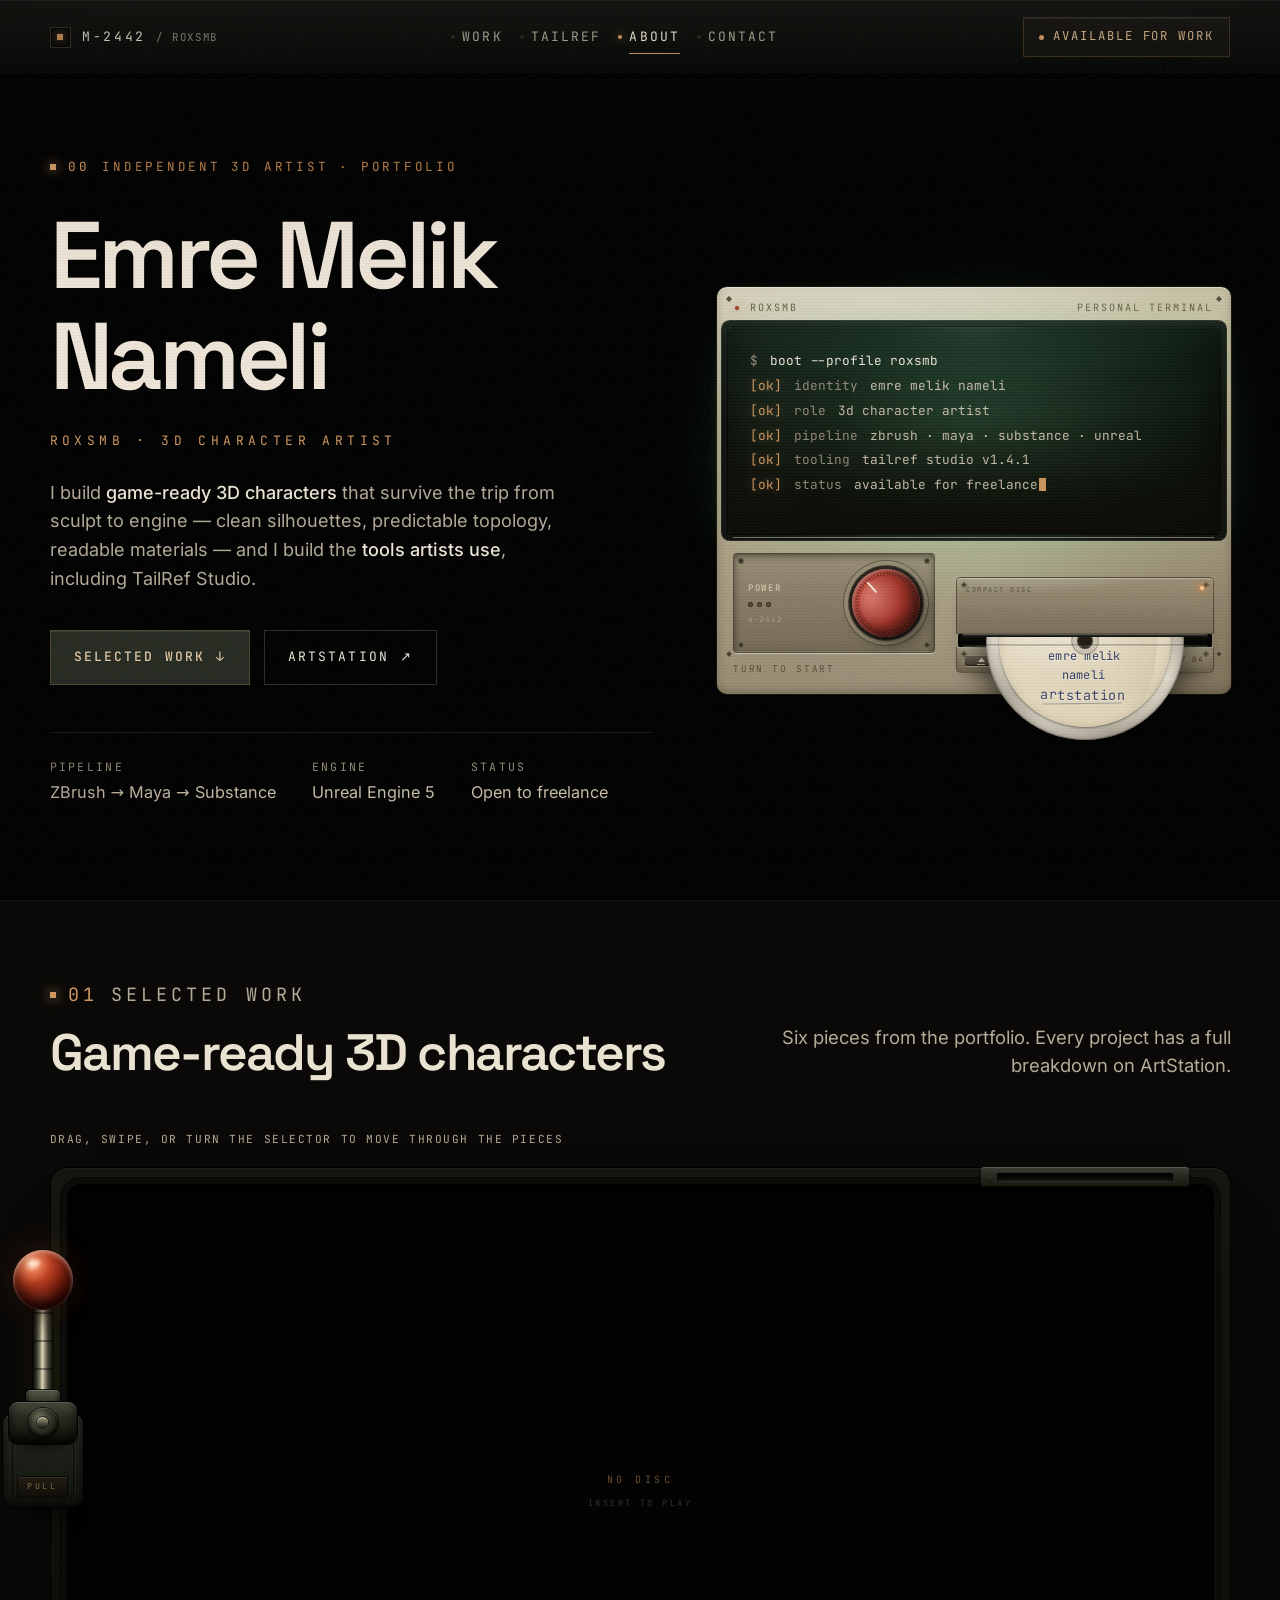
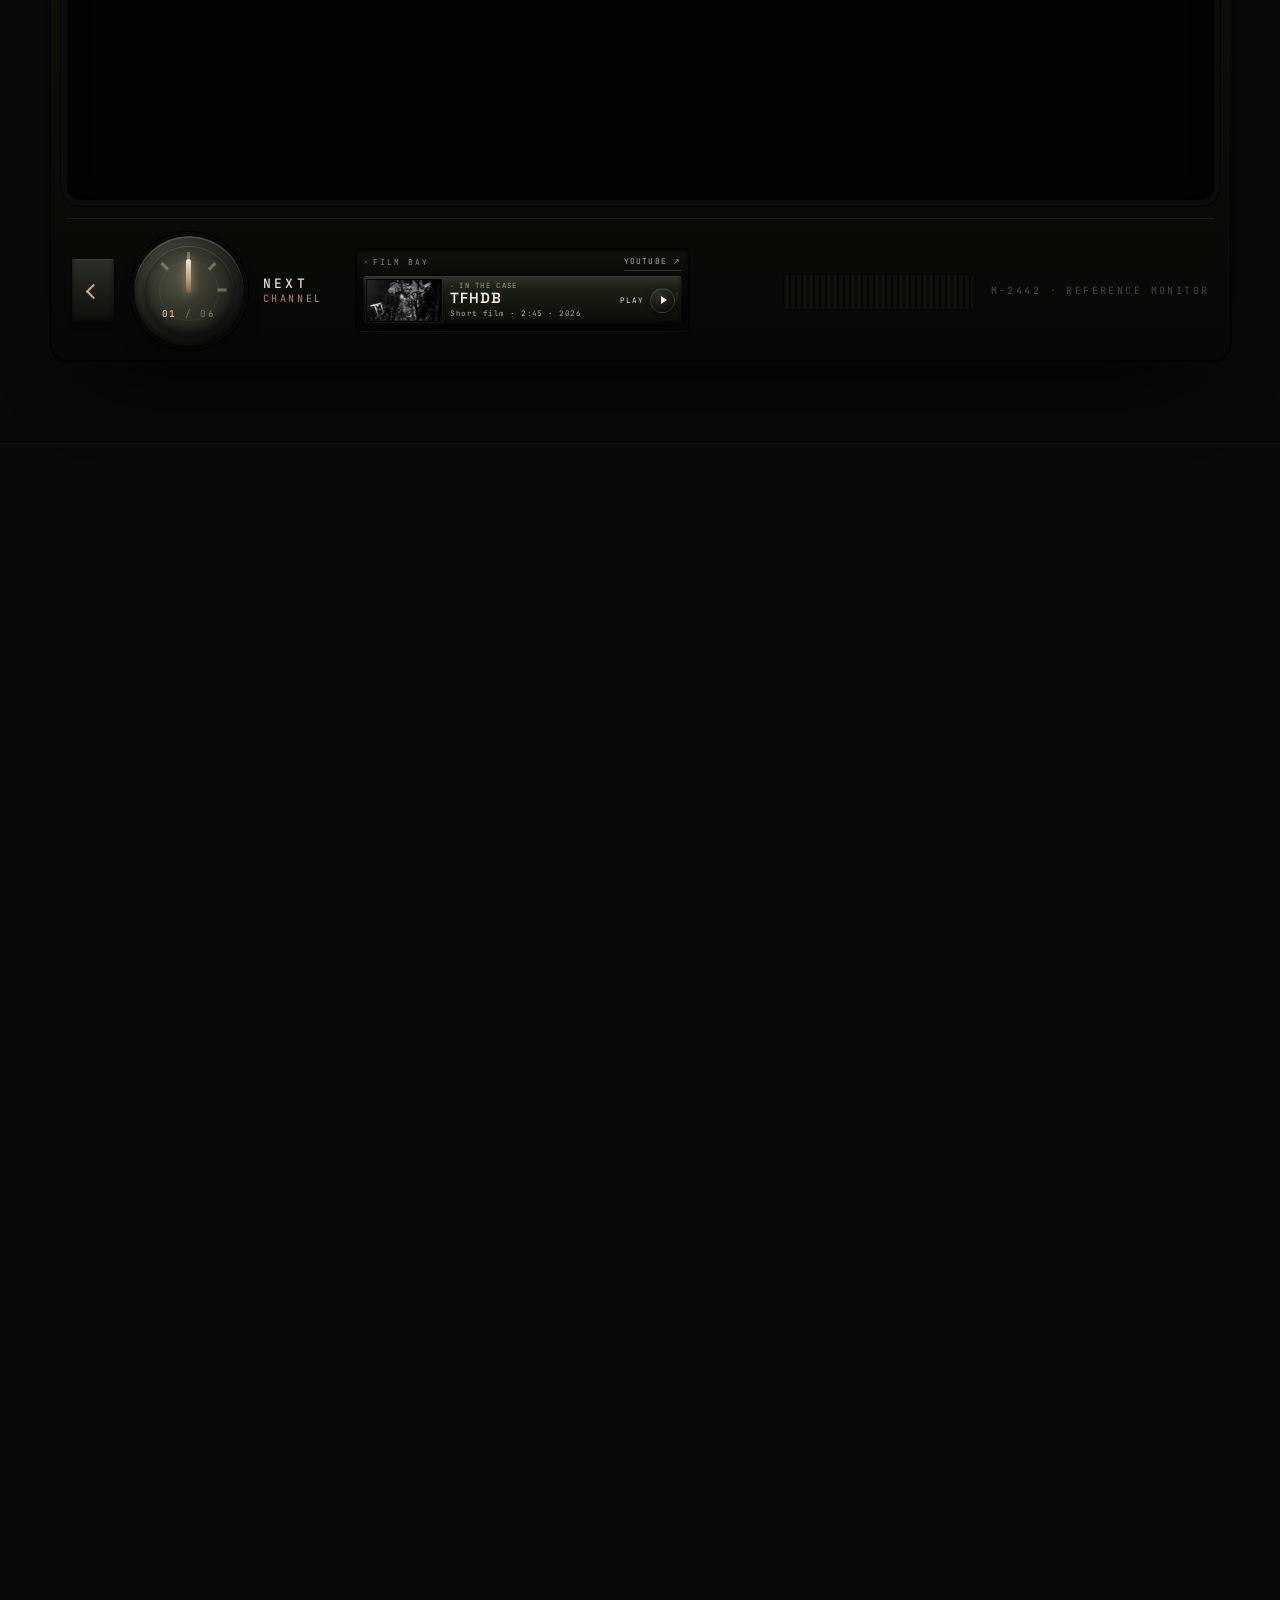
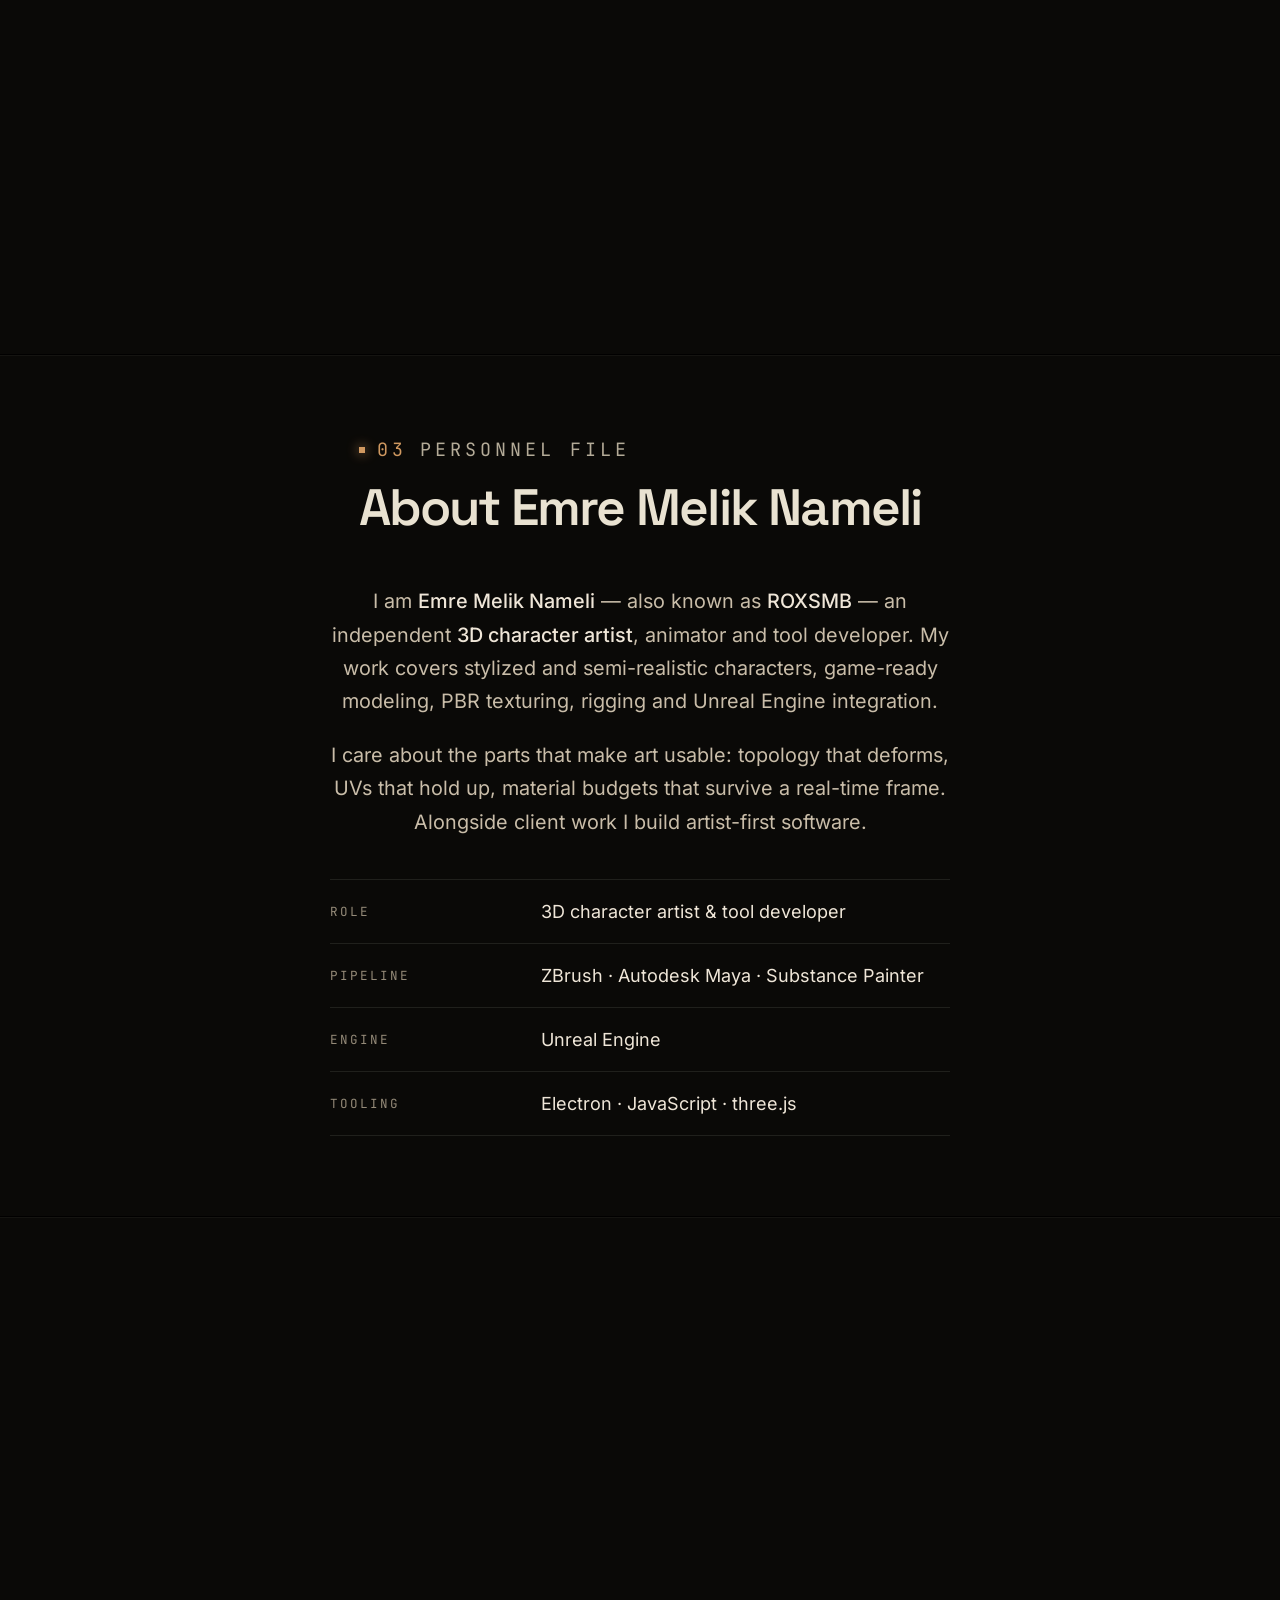
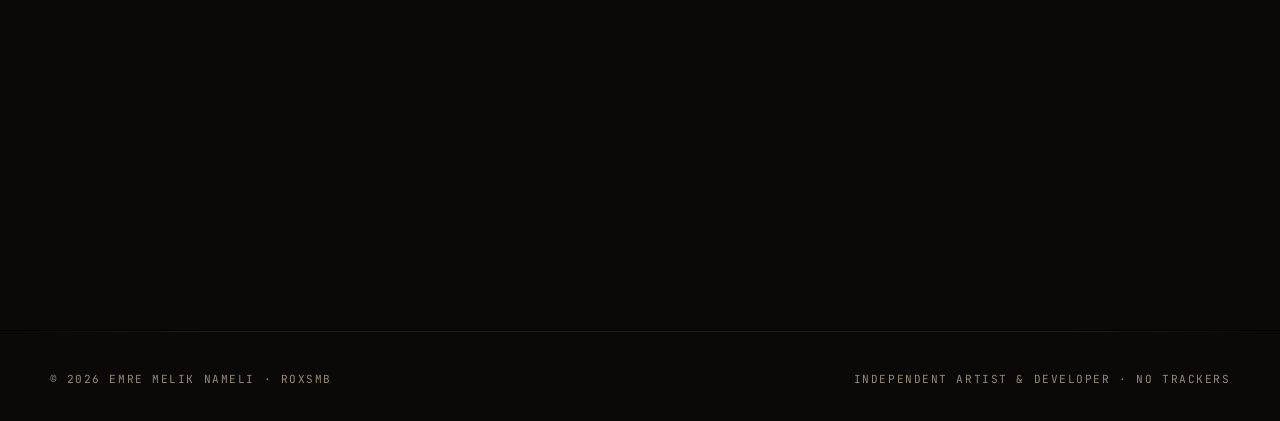
<file: index.html>
<!DOCTYPE html>
<html lang="en">
<head>
<meta charset="utf-8" />
<meta name="viewport" content="width=device-width, initial-scale=1" />

<title>Emre Melik Nameli (ROXSMB) · 3D Character Artist</title>
<meta name="description" content="Emre Melik Nameli (ROXSMB) is a 3D character artist and creative tool developer building game-ready characters, Unreal Engine assets and TailRef Studio." />
<meta name="author" content="Emre Melik Nameli" />
<meta name="robots" content="index, follow, max-image-preview:large" />
<meta name="google-site-verification" content="Hau06cwuIc7WL7mLHuSHcD2M19Qq3v9BF9eWDsz3ze4" />
<meta name="color-scheme" content="dark" />
<link rel="canonical" href="https://roxsmb.github.io/" />
<link rel="sitemap" type="application/xml" title="Sitemap" href="https://roxsmb.github.io/sitemap.xml" />

<meta property="og:type" content="profile" />
<meta property="og:site_name" content="Emre Melik Nameli (ROXSMB)" />
<meta property="og:title" content="Emre Melik Nameli (ROXSMB) · 3D Character Artist" />
<meta property="og:description" content="Game-ready 3D characters, Unreal Engine assets and TailRef Studio. Portfolio of Emre Melik Nameli (ROXSMB)." />
<meta property="og:url" content="https://roxsmb.github.io/" />
<meta property="og:locale" content="en_US" />
<meta property="og:image" content="https://roxsmb.github.io/assets/social-preview-emre-melik-nameli.png" />
<meta property="og:image:type" content="image/png" />
<meta property="og:image:secure_url" content="https://roxsmb.github.io/assets/social-preview-emre-melik-nameli.png" />
<meta property="og:image:width" content="1200" />
<meta property="og:image:height" content="630" />
<meta property="og:image:alt" content="Emre Melik Nameli (ROXSMB), 3D character artist and creative tool developer" />
<meta property="profile:first_name" content="Emre Melik" />
<meta property="profile:last_name" content="Nameli" />
<meta property="profile:username" content="Roxsmb" />
<meta name="twitter:card" content="summary_large_image" />
<meta name="twitter:title" content="Emre Melik Nameli (ROXSMB) · 3D Character Artist" />
<meta name="twitter:description" content="Game-ready 3D characters, Unreal Engine assets and TailRef Studio." />
<meta name="twitter:image" content="https://roxsmb.github.io/assets/social-preview-emre-melik-nameli.png" />
<meta name="twitter:image:alt" content="Emre Melik Nameli (ROXSMB), 3D character artist" />
<meta name="theme-color" content="#0a0907" />

<link rel="icon" href="favicon.svg" type="image/svg+xml" />
<link rel="apple-touch-icon" href="assets/apple-touch-icon.png" />
<link rel="manifest" href="site.webmanifest" />

<link rel="preload" href="assets/fonts/space-grotesk-var.woff2" as="font" type="font/woff2" crossorigin />
<link rel="preload" href="assets/fonts/inter-var.woff2" as="font" type="font/woff2" crossorigin />
<link rel="preload" href="assets/work/elias-gameready-3d-character-cover-800.webp" as="image" type="image/webp" />
<link rel="stylesheet" href="assets/styles.css?v=66" />
<link rel="stylesheet" href="assets/ship.css?v=66" />

<script type="application/ld+json">
{
  "@context": "https://schema.org",
  "@graph": [
    {
      "@type": "Person",
      "@id": "https://roxsmb.github.io/#person",
      "name": "Emre Melik Nameli",
      "alternateName": ["ROXSMB", "Roxsmb", "Roxs.mb"],
      "jobTitle": "3D Character Artist & Creative Tool Developer",
      "description": "Independent 3D character artist and creative tool developer creating game-ready characters, Unreal Engine assets and TailRef Studio.",
      "url": "https://roxsmb.github.io/",
      "image": "https://roxsmb.github.io/assets/social-preview-emre-melik-nameli.png",
      "knowsAbout": ["3D character art", "Game-ready characters", "ZBrush", "Autodesk Maya", "Substance Painter", "Unreal Engine", "Rigging", "Animation", "Electron", "JavaScript"],
      "sameAs": [
        "https://www.artstation.com/emremeliknameli",
        "https://github.com/Roxsmb",
        "https://www.linkedin.com/in/emre-melik-nameli-1026a0224/",
        "https://roxsmb.itch.io/",
        "https://www.reddit.com/user/Roxsmb/",
        "https://buymeacoffee.com/roxsmb"
      ]
    },
    {
      "@type": "WebSite",
      "@id": "https://roxsmb.github.io/#site",
      "url": "https://roxsmb.github.io/",
      "name": "Emre Melik Nameli (ROXSMB)",
      "description": "Portfolio of Emre Melik Nameli (ROXSMB), 3D character artist and creative tool developer.",
      "inLanguage": "en",
      "publisher": { "@id": "https://roxsmb.github.io/#person" }
    },
    {
      "@type": "ProfilePage",
      "@id": "https://roxsmb.github.io/#page",
      "url": "https://roxsmb.github.io/",
      "name": "Emre Melik Nameli (ROXSMB) — 3D Character Artist",
      "isPartOf": { "@id": "https://roxsmb.github.io/#site" },
      "about": { "@id": "https://roxsmb.github.io/#person" },
      "mainEntity": { "@id": "https://roxsmb.github.io/#person" },
      "hasPart": [
        { "@id": "https://roxsmb.github.io/#work" },
        { "@id": "https://roxsmb.github.io/#tailref" }
      ],
      "inLanguage": "en"
    },
    {
      "@type": "SoftwareApplication",
      "@id": "https://roxsmb.github.io/#tailref",
      "name": "TailRef Studio",
      "applicationCategory": "DesignApplication",
      "applicationSubCategory": "Reference board for artists",
      "operatingSystem": "Windows 10, Windows 11 (x64)",
      "softwareVersion": "1.4.1",
      "fileFormat": ".tail",
      "description": "Reference board, drawing workspace and 3D posing studio for artists: infinite canvas, layers and masks, .abr brushes, a non-destructive FX stack, Pose3D and local .tail projects. Runs offline, no account required.",
      "url": "https://roxsmb.github.io/#tailref",
      "downloadUrl": "https://github.com/Roxsmb/tailref/releases/latest",
      "installUrl": "https://github.com/Roxsmb/tailref/releases/latest",
      "license": "https://github.com/Roxsmb/tailref/blob/main/LICENSE",
      "isAccessibleForFree": true,
      "author": { "@id": "https://roxsmb.github.io/#person" },
      "offers": { "@type": "Offer", "price": "0", "priceCurrency": "USD", "availability": "https://schema.org/InStock" }
    },
    {
      "@type": "ItemList",
      "@id": "https://roxsmb.github.io/#work",
      "name": "Selected work — game-ready 3D characters",
      "itemListOrder": "https://schema.org/ItemListOrderAscending",
      "numberOfItems": 6,
      "itemListElement": [
        {
          "@type": "ListItem",
          "position": 1,
          "item": {
            "@type": "CreativeWork",
            "name": "Elias",
            "url": "https://www.artstation.com/artwork/eRE9qX",
            "image": "https://roxsmb.github.io/assets/work/elias-gameready-3d-character-cover-1600.webp",
            "description": "Rigged game-ready steampunk character with PBR textures and a walk cycle, built for Unreal Engine.",
            "creator": { "@id": "https://roxsmb.github.io/#person" },
            "genre": "3D character art"
          }
        },
        {
          "@type": "ListItem",
          "position": 2,
          "item": {
            "@type": "CreativeWork",
            "name": "Erlikhan",
            "url": "https://www.artstation.com/artwork/AZOnny",
            "image": "https://roxsmb.github.io/assets/work/erlikhan-3d-character-environment-cover-1600.webp",
            "description": "High-poly fantasy character sculpt built around a heavy silhouette, with fur, leather and skull detail.",
            "creator": { "@id": "https://roxsmb.github.io/#person" },
            "genre": "3D character art"
          }
        },
        {
          "@type": "ListItem",
          "position": 3,
          "item": {
            "@type": "CreativeWork",
            "name": "Saxophone Robot",
            "url": "https://www.artstation.com/artwork/YGkZnq",
            "image": "https://roxsmb.github.io/assets/work/junk-collector-robot-character-cover-1600.webp",
            "description": "Stylized saxophone-playing robot character for a graduation short film, built with bold shapes.",
            "creator": { "@id": "https://roxsmb.github.io/#person" },
            "genre": "3D character art"
          }
        },
        {
          "@type": "ListItem",
          "position": 4,
          "item": {
            "@type": "CreativeWork",
            "name": "Industrial City",
            "url": "https://www.artstation.com/artwork/nJAbZr",
            "image": "https://roxsmb.github.io/assets/work/industrial-city-3d-environment-cover-1600.webp",
            "description": "Low-poly 3D environment and lighting pass created for a short film.",
            "creator": { "@id": "https://roxsmb.github.io/#person" },
            "genre": "3D environment art"
          }
        },
        {
          "@type": "ListItem",
          "position": 5,
          "item": {
            "@type": "CreativeWork",
            "name": "The Junk Collector and His Robot",
            "url": "https://www.artstation.com/artwork/a0n4YX",
            "image": "https://roxsmb.github.io/assets/work/junk-collector-and-his-robot-cover-1600.webp",
            "description": "Second character for the animated graduation film: ZBrush sculpt, retopology in Maya and an Advanced Skeleton rig.",
            "creator": { "@id": "https://roxsmb.github.io/#person" },
            "genre": "3D character art"
          }
        },
        {
          "@type": "ListItem",
          "position": 6,
          "item": {
            "@type": "CreativeWork",
            "name": "Animation",
            "url": "https://www.artstation.com/artwork/yA4J3x",
            "image": "https://roxsmb.github.io/assets/work/animation-reel-cover-1600.webp",
            "description": "Game animation studies: walk, run and idle cycles for a mannequin rig in Unreal Engine.",
            "creator": { "@id": "https://roxsmb.github.io/#person" },
            "genre": "3D animation"
          }
        }
      ]
    }
  ]
}
</script>
</head>
<body>
<a class="skip" href="#main">Skip to content</a>
<div class="ship" aria-hidden="true">
  <span class="ship-grain"></span>
</div>

<header class="site-nav" id="nav">
  <div class="nav-inner">
    <a class="brand" href="#top" aria-label="M-2442 / ROXSMB — Emre Melik Nameli, back to top">
      <span class="brand-mark" aria-hidden="true"></span>
      <span>M-2442 <small>/ ROXSMB</small></span>
    </a>
    <nav class="nav-links" aria-label="Sections">
      <a href="#work">Work</a>
      <a href="#tailref">TailRef</a>
      <a href="#about">About</a>
      <a href="#contact">Contact</a>
    </nav>
    <a class="nav-cta" href="https://www.artstation.com/emremeliknameli">Available for work</a>
  </div>
  <span class="progress" id="progress" aria-hidden="true"></span>
</header>

<main id="main">
  <section class="hero is-awake" id="top" data-room="hero">
    <div class="wrap hero-grid">
      <div class="hero-copy">
        <p class="label hero-eyebrow"><span class="num">00</span> Independent 3D artist · portfolio</p>
        <h1>
          <span class="line"><span>Emre Melik</span></span>
          <span class="line"><span>Nameli</span></span>
        </h1>
        <p class="h1-alias">ROXSMB · 3D CHARACTER ARTIST</p>
        <p class="hero-lead">
          I build <strong>game-ready 3D characters</strong> that survive the trip from sculpt to engine —
          clean silhouettes, predictable topology, readable materials — and I build the
          <strong>tools artists use</strong>, including TailRef Studio.
        </p>
        <div class="hero-actions">
          <a class="btn btn--solid" href="#work">Selected work <span class="arrow" aria-hidden="true">↓</span></a>
          <a class="btn" href="https://www.artstation.com/emremeliknameli">ArtStation <span class="arrow" aria-hidden="true">↗</span></a>
        </div>
        <dl class="hero-meta">
          <div><dt>Pipeline</dt><dd>ZBrush → Maya → Substance</dd></div>
          <div><dt>Engine</dt><dd>Unreal Engine 5</dd></div>
          <div><dt>Status</dt><dd>Open to freelance</dd></div>
        </dl>
      </div>

      <div class="terminal" aria-label="Terminal readout summarising profile">
        <span class="screen-spill" aria-hidden="true"></span>
        <div class="terminal-head">
          <span><b>●</b> roxsmb</span>
          <span>personal terminal</span>
        </div>
        <div class="terminal-body" id="terminal-body">
          <i class="crt-wake" aria-hidden="true"></i>
          <div class="term-line cmd"><span class="k">$</span><span class="v">boot --profile roxsmb</span></div>
          <div class="term-line"><span class="ok">[ok]</span><span class="k">identity</span><span class="v">emre melik nameli</span></div>
          <div class="term-line"><span class="ok">[ok]</span><span class="k">role</span><span class="v">3d character artist</span></div>
          <div class="term-line"><span class="ok">[ok]</span><span class="k">pipeline</span><span class="v">zbrush · maya · substance · unreal</span></div>
          <div class="term-line"><span class="ok">[ok]</span><span class="k">tooling</span><span class="v">tailref studio v1.4.1</span></div>
          <div class="term-line"><span class="ok">[ok]</span><span class="k">status</span><span class="v">available for freelance<i class="caret" aria-hidden="true"></i></span></div>
        </div>

        <div class="terminal-foot">
          <div class="ignition" id="ignition">
            <div class="ignition-plate">
              <div class="ignition-meta">
                <span class="ignition-tag">power</span>
                <span class="ignition-leds" aria-hidden="true"><i></i><i></i><i></i></span>
                <span class="ignition-serial">m-2442</span>
              </div>
              <span class="ignition-knob" id="ignition-key" role="slider" tabindex="0"
                    aria-label="Main power. Turn the knob clockwise, or press Enter, to start the rig."
                    aria-valuemin="0" aria-valuemax="100" aria-valuenow="0">
                <i class="knob-grip" aria-hidden="true"></i>
                <i class="knob-pointer" aria-hidden="true"></i>
              </span>
            </div>
            <span class="ignition-hint" id="ignition-hint">turn to start</span>
          </div>
          <div class="terminal-deck" aria-hidden="true">
            <span class="deck-well"></span>
            <span class="deck-face deck-face--top"></span>
            <span class="deck-face deck-face--bot"></span>

            <span class="cd-stage">
            <span class="cd-disc" id="cd-disc">
              <span class="cd-silver"></span>
              <span class="cd-paper">
                <span class="cd-write cd-write--a">emre melik</span>
                <span class="cd-write cd-write--b">nameli</span>
                <span class="cd-write cd-write--c">artstation</span>
              </span>
              <span class="cd-hole"></span>
            </span>
            </span>

            <span class="deck-print">compact disc</span>
            <span class="deck-led"></span>
            <span class="deck-count"><b>01</b> / 04</span>
            <span class="deck-eject"><i></i></span>
            <span class="deck-slot" id="cd-slot"></span>
          </div>
        </div>
      </div>
    </div>
  </section>


  <section class="section" id="work" data-room="work" aria-labelledby="work-title">
  <div class="wrap">
      <div class="section-head">
        <div>
          <p class="label label--feed" data-reveal><span class="num">01</span> Selected work</p>
          <h2 id="work-title" data-reveal style="--d:1">Game-ready 3D characters</h2>
        </div>
        <div class="head-aside" data-reveal style="--d:2">
          <p>Six pieces from the portfolio. Every project has a full breakdown on ArtStation.</p>
        </div>
      </div>

      <div class="rail-head">
        <span class="rail-hint">Drag, swipe, or turn the selector to move through the pieces</span>
      </div>

      <div class="rack tv is-cold">
      <div class="tv-lever">
        <button class="lever-arm" type="button" id="rail-lever" aria-label="Pull the lever for a random project">
          <span class="lever-rod" aria-hidden="true"></span>
          <span class="lever-collar" aria-hidden="true"></span>
          <span class="lever-knob" aria-hidden="true"></span>
        </button>
        <span class="lever-bracket" aria-hidden="true"></span>
        <span class="lever-drum" aria-hidden="true"></span>
        <span class="lever-tag" aria-hidden="true">pull</span>
      </div>

      <span class="tv-slot" id="tv-slot" aria-hidden="true">
        <i class="tv-slot-led"></i>
      </span>

      <div class="tv-screen">
      <div class="rail" id="rail" role="region" aria-label="Selected work, horizontally scrollable">
        <a class="card" href="https://www.artstation.com/artwork/eRE9qX" data-project="elias" data-reveal>
          <div class="card-media">
            <span class="card-index">01 · ELIAS</span>
            <img src="assets/work/elias-gameready-3d-character-cover-800.webp"
                 srcset="assets/work/elias-gameready-3d-character-cover-800.webp 800w, assets/work/elias-gameready-3d-character-cover-1600.webp 1600w"
                 sizes="(max-width: 900px) 84vw, 560px" width="800" height="334" loading="eager" decoding="async"
                 alt="Elias, a game-ready steampunk 3D character with PBR materials, rigged for Unreal Engine by Emre Melik Nameli" />
          </div>
          <div class="card-body">
            <div>
              <h3>Elias</h3>
              <p>Rigged game-ready character with PBR textures and a walk cycle.</p>
              <p class="card-tags">Character <span>·</span> Rig <span>·</span> Animation</p>
            </div>
            <span class="card-go" aria-hidden="true">↗</span>
          </div>
        </a>

        <a class="card" href="https://www.artstation.com/artwork/AZOnny" data-project="erlikhan" data-reveal style="--d:1">
          <div class="card-media">
            <span class="card-index">02 · ERLIKHAN</span>
            <img src="assets/work/erlikhan-3d-character-environment-cover-800.webp"
                 srcset="assets/work/erlikhan-3d-character-environment-cover-800.webp 800w, assets/work/erlikhan-3d-character-environment-cover-1600.webp 1600w"
                 sizes="(max-width: 900px) 84vw, 560px" width="800" height="450" loading="lazy" decoding="async"
                 alt="Erlikhan, a horned fantasy 3D character sculpt with fur, leather and skull detail by Emre Melik Nameli" />
          </div>
          <div class="card-body">
            <div>
              <h3>Erlikhan</h3>
              <p>High-poly character sculpt built around a heavy silhouette.</p>
              <p class="card-tags">Sculpt <span>·</span> Character</p>
            </div>
            <span class="card-go" aria-hidden="true">↗</span>
          </div>
        </a>

        <a class="card" href="https://www.artstation.com/artwork/YGkZnq" data-project="sax" data-reveal style="--d:2">
          <div class="card-media">
            <span class="card-index">03 · SAXOPHONE ROBOT</span>
            <img src="assets/work/junk-collector-robot-character-cover-800.webp"
                 srcset="assets/work/junk-collector-robot-character-cover-800.webp 800w, assets/work/junk-collector-robot-character-cover-1600.webp 1600w"
                 sizes="(max-width: 900px) 84vw, 560px" width="800" height="450" loading="lazy" decoding="async"
                 alt="A Magnificent Saxophone-Playing Robot, a stylized red-coated 3D character by Emre Melik Nameli" />
          </div>
          <div class="card-body">
            <div>
              <h3>Saxophone Robot</h3>
              <p>Stylized robot character for a graduation film, built with bold shapes.</p>
              <p class="card-tags">Stylized <span>·</span> Hard surface</p>
            </div>
            <span class="card-go" aria-hidden="true">↗</span>
          </div>
        </a>

        <a class="card" href="https://www.artstation.com/artwork/nJAbZr" data-project="city" data-reveal style="--d:3">
          <div class="card-media">
            <span class="card-index">04 · INDUSTRIAL CITY</span>
            <img src="assets/work/industrial-city-3d-environment-cover-800.webp"
                 srcset="assets/work/industrial-city-3d-environment-cover-800.webp 800w, assets/work/industrial-city-3d-environment-cover-1600.webp 1600w"
                 sizes="(max-width: 900px) 84vw, 560px" width="800" height="450" loading="lazy" decoding="async"
                 alt="Industrial city 3D environment at sunset, built for a short film by Emre Melik Nameli" />
          </div>
          <div class="card-body">
            <div>
              <h3>Industrial City</h3>
              <p>Low-poly environment and lighting pass for a short film.</p>
              <p class="card-tags">Environment <span>·</span> Lighting</p>
            </div>
            <span class="card-go" aria-hidden="true">↗</span>
          </div>
        </a>

        <a class="card" href="https://www.artstation.com/artwork/a0n4YX" data-project="hurdaci" data-reveal style="--d:4">
          <div class="card-media">
            <span class="card-index">05 · JUNK COLLECTOR &amp; ROBOT</span>
            <img src="assets/work/junk-collector-and-his-robot-cover-800.webp"
                 srcset="assets/work/junk-collector-and-his-robot-cover-800.webp 800w, assets/work/junk-collector-and-his-robot-cover-1600.webp 1600w"
                 sizes="(max-width: 900px) 84vw, 560px" width="800" height="450" loading="lazy" decoding="async"
                 alt="The Junk Collector and His Robot, a stylized elderly 3D character with round glasses by Emre Melik Nameli" />
          </div>
          <div class="card-body">
            <div>
              <h3>The Junk Collector and His Robot</h3>
              <p>Second character for the graduation film: sculpt, retopology and rig.</p>
              <p class="card-tags">Sculpt <span>·</span> Retopo <span>·</span> Rig</p>
            </div>
            <span class="card-go" aria-hidden="true">↗</span>
          </div>
        </a>

        <a class="card" href="https://www.artstation.com/artwork/yA4J3x" data-project="anim" data-reveal style="--d:5">
          <div class="card-media">
            <span class="card-index">06 · ANIMATION</span>
            <img src="assets/work/animation-reel-cover-800.webp"
                 srcset="assets/work/animation-reel-cover-800.webp 800w, assets/work/animation-reel-cover-1600.webp 1600w"
                 sizes="(max-width: 900px) 84vw, 560px" width="800" height="450" loading="lazy" decoding="async"
                 alt="Walk cycle on a white mannequin rig, game animation study by Emre Melik Nameli" />
          </div>
          <div class="card-body">
            <div>
              <h3>Animation</h3>
              <p>Game animation studies: walk, run and idle cycles in Unreal Engine.</p>
              <p class="card-tags">Animation <span>·</span> Unreal Engine</p>
            </div>
            <span class="card-go" aria-hidden="true">↗</span>
          </div>
        </a>
      </div>

      <div class="rail-track" aria-hidden="true"><span id="rail-progress"></span></div>
      <span class="tv-glass" aria-hidden="true"></span>

      <div class="tv-film" id="film-player" aria-hidden="true">
        <div class="film-top">
          <span class="film-rec" aria-hidden="true"><i></i> Now showing</span>
          <b class="film-title">TFHDB</b>
          <span class="film-time" aria-hidden="true">2:45 &middot; 2026</span>
          <button class="film-eject" id="film-eject" type="button" aria-label="Eject TFHDB and return to the portfolio">
            <i aria-hidden="true"></i> Eject
          </button>
        </div>
        <div class="film-window">
          <div class="film-load" aria-hidden="true">
            <span class="film-reel"></span>
            <b>Loading reel</b>
            <em>short film &middot; 2:45</em>
          </div>
          <iframe id="film-frame" title="TFHDB, a short film by Emre Melik Nameli"
                  data-src="https://www.youtube.com/embed/hS4JPUWxkAU?autoplay=1&amp;rel=0&amp;playsinline=1"
                  allow="accelerometer; autoplay; clipboard-write; encrypted-media; gyroscope; picture-in-picture"
                  referrerpolicy="origin" allowfullscreen></iframe>
          <div class="film-local">
            <span class="film-local-kicker">Local file preview</span>
            <b>TFHDB</b>
            <p>YouTube needs a web address to play inside the set. Open the portfolio over http or on GitHub Pages, or watch the film on YouTube.</p>
            <a href="https://www.youtube.com/watch?v=hS4JPUWxkAU" target="_blank" rel="noopener">Watch on YouTube <span aria-hidden="true">&#8599;</span></a>
          </div>
        </div>
      </div>
      <p class="sr-only" role="status" aria-live="polite" id="film-status"></p>

      <div class="tv-drop" id="tv-drop" aria-hidden="true">
        <figure class="drop-win">
          <img id="drop-img" alt="" decoding="async" />
          <span class="drop-shine" aria-hidden="true"></span>
          <span class="drop-frame" aria-hidden="true"></span>
        </figure>
        <span class="drop-flash" aria-hidden="true"></span>
        <span class="drop-cut" aria-hidden="true"></span>
      </div>
      <div class="tv-standby" aria-hidden="true">
        <span>no disc</span>
        <em>insert to play</em>
      </div>
      <span class="tv-wake" aria-hidden="true"></span>

      </div>

      <div class="tv-panel" id="rail-console">
        <button class="rail-back" type="button" id="rail-prev" aria-label="Previous project" disabled>
          <span aria-hidden="true"></span>
        </button>
        <button class="rail-select" type="button" id="rail-next" aria-label="Next project: 01 / 06">
          <span class="rs-face" id="rail-dial" aria-hidden="true">
            <i class="rs-tick rs-tick--1"></i><i class="rs-tick rs-tick--2"></i>
            <i class="rs-tick rs-tick--3"></i><i class="rs-tick rs-tick--4"></i>
            <i class="rs-pointer"></i>
          </span>
          <span class="rs-legend" aria-hidden="true"><b id="rail-pos">01</b> / 06</span>
        </button>
        <span class="rail-caption" aria-hidden="true"><b>Next</b><em>channel</em></span>

        <div class="dvd-dock">
          <div class="dvd-head">
            <span class="dvd-bay" aria-hidden="true"><i></i> Film bay</span>
            <a class="dvd-ext" href="https://www.youtube.com/watch?v=hS4JPUWxkAU" target="_blank" rel="noopener">YouTube <span aria-hidden="true">&#8599;</span></a>
          </div>
          <button class="dvd-case" id="dvd-film" type="button"
                  aria-pressed="false" aria-controls="film-player">
            <span class="dvd-cover" aria-hidden="true">
              <img src="assets/work/tfhdb-film-cover-800.webp" alt="" width="800" height="450" loading="lazy" decoding="async" />
              <i class="dvd-glare"></i>
            </span>
            <span class="dvd-copy">
              <span class="dvd-kicker">
                <i class="dvd-led" aria-hidden="true"></i>
                <span class="dvd-state dvd-state--in">In the case</span>
                <span class="dvd-state dvd-state--on">On screen</span>
              </span>
              <b class="dvd-title">TFHDB</b>
              <span class="dvd-sub">Short film &middot; 2:45 &middot; 2026</span>
            </span>
            <span class="dvd-action">
              <span class="dvd-action-text">
                <span class="dvd-action-play">Play</span>
                <span class="dvd-action-eject">Eject</span>
              </span>
              <span class="dvd-icon"></span>
            </span>
          </button>
        </div>

        <span class="tv-grille" aria-hidden="true"></span>
        <span class="tv-brand" aria-hidden="true">m-2442 · reference monitor</span>
      </div>
      </div>
    </div>
  </section>

  <section class="section" id="tailref" data-room="tailref" aria-labelledby="tailref-title">
  <div class="wrap">
      <div class="section-head">
        <div>
          <p class="label label--feed" data-reveal><span class="num">02</span> Creative tooling</p>
          <h2 id="tailref-title" data-reveal style="--d:1">TailRef Studio</h2>
        </div>
        <div class="head-aside" data-reveal style="--d:2">
          <p>Reference board, drawing workspace and 3D pose view in one window — built for artists who work from references all day.</p>
        </div>
      </div>

      <div class="product">
        <figure class="app-frame" data-reveal>
          <span class="feed feed--frame" aria-hidden="true"><b></b><i></i></span>
          <div class="app-bezel">
            <span class="app-brand">tailref <b>/ studio monitor</b></span>
            <span class="app-vents" aria-hidden="true"></span>
            <span class="app-knob" aria-hidden="true"></span>
            <span class="app-knob app-knob--b" aria-hidden="true"></span>
            <span class="app-pwr" aria-hidden="true"></span>
          </div>
          <div class="app-bar">
            <span class="app-dots" aria-hidden="true"><i></i><i></i><i></i></span>
            <span class="app-title">tailref studio — reference · draw · pose</span>
            <span class="app-ver"><b class="app-led" aria-hidden="true"></b>v1.4.1</span>
          </div>
          <div class="app-body">
            <i class="crt-wake" aria-hidden="true"></i>
            <img src="assets/tailref-studio-reference-board-demo.gif" width="1296" height="675" loading="lazy" decoding="async"
                 alt="TailRef Studio feature summary: infinite reference board, ink engine, Pose3D, live capture, palette extraction and a non-destructive FX stack" />
          </div>
          <figcaption class="app-foot">
            <span>board · layers · pose3d</span>
            <span>runs offline</span>
          </figcaption>
        </figure>

        <aside class="product-side" data-reveal style="--d:1">
          <span class="chip">Available now</span>
          <dl class="specs">
            <div><dt>Version</dt><dd>1.4.1</dd></div>
            <div><dt>Platform</dt><dd>Windows 10/11 x64</dd></div>
            <div><dt>Distribution</dt><dd>Portable .exe + installer</dd></div>
            <div><dt>Projects</dt><dd>.tail</dd></div>
            <div><dt>License</dt><dd>PolyForm Noncommercial 1.0.0</dd></div>
          </dl>
          <a class="btn btn--solid" href="https://github.com/Roxsmb/tailref/releases/latest">Download for Windows <span class="arrow" aria-hidden="true">↗</span></a>
          <p class="side-note">Free for noncommercial use · no account, no cloud, no telemetry. <a href="https://github.com/Roxsmb/tailref">Source on GitHub</a>.</p>
        </aside>
      </div>

      <ul class="notes" data-reveal>
        <li><span class="n">01</span> Reference board with layers, groups, notes and palette extraction — plus batch colour grading.</li>
        <li><span class="n">02</span> Drawing workspace with masks, <code>.abr</code> brushes and a non-destructive FX stack.</li>
        <li><span class="n">03</span> Pose3D mannequin, FBX/GLTF/OBJ import and captures up to 8K — all in the same window.</li>
      </ul>
    </div>
  </section>

  <section class="section" id="about" data-room="about" aria-labelledby="about-title">
  <div class="wrap">
      <div class="section-head">
        <div>
          <p class="label label--feed" data-reveal><span class="num">03</span> Personnel file</p>
          <h2 id="about-title" data-reveal style="--d:1">About Emre Melik Nameli</h2>
        </div>
      </div>

      <div class="about-grid">
        <div class="prose" data-reveal>
          <p>
            I am <strong>Emre Melik Nameli</strong> — also known as <strong>ROXSMB</strong> — an independent
            <strong>3D character artist</strong>, animator and tool developer. My work covers stylized and
            semi-realistic characters, game-ready modeling, PBR texturing, rigging and Unreal Engine integration.
          </p>
          <p>
            I care about the parts that make art usable: topology that deforms, UVs that hold up, material
            budgets that survive a real-time frame. Alongside client work I build artist-first software.
          </p>

          <dl class="facts">
            <div><dt>Role</dt><dd>3D character artist &amp; tool developer</dd></div>
            <div><dt>Pipeline</dt><dd>ZBrush · Autodesk Maya · Substance Painter</dd></div>
            <div><dt>Engine</dt><dd>Unreal Engine</dd></div>
            <div><dt>Tooling</dt><dd>Electron · JavaScript · three.js</dd></div>
          </dl>
        </div>
      </div>
    </div>
  </section>

  <section class="section contact" id="contact" data-room="contact" aria-labelledby="contact-title">
  <div class="wrap">
      <p class="label label--feed" data-reveal><span class="num">04</span> Open channel</p>
      <h2 id="contact-title" data-reveal style="--d:1">Let’s make something <em>game-ready</em>.</h2>
      <p data-reveal style="--d:2">Available for freelance character art, asset production, animation and creative tool collaborations.</p>

      <div class="contact-links" data-reveal style="--d:3">
        <a href="https://www.artstation.com/emremeliknameli" rel="me">
          <span class="cl-body"><span class="cl-name">ArtStation</span><span class="cl-meta">artstation.com/emremeliknameli</span></span>
          <span class="arrow" aria-hidden="true">↗</span>
        </a>
        <a href="https://www.linkedin.com/in/emre-melik-nameli-1026a0224/" rel="me">
          <span class="cl-body"><span class="cl-name">LinkedIn</span><span class="cl-meta">in/emre-melik-nameli</span></span>
          <span class="arrow" aria-hidden="true">↗</span>
        </a>
        <a href="https://github.com/Roxsmb" rel="me">
          <span class="cl-body"><span class="cl-name">GitHub</span><span class="cl-meta">github.com/Roxsmb</span></span>
          <span class="arrow" aria-hidden="true">↗</span>
        </a>
        <a href="https://roxsmb.itch.io/" rel="me">
          <span class="cl-body"><span class="cl-name">itch.io</span><span class="cl-meta">roxsmb.itch.io</span></span>
          <span class="arrow" aria-hidden="true">↗</span>
        </a>
        <a href="https://www.reddit.com/user/Roxsmb/" rel="me">
          <span class="cl-body"><span class="cl-name">Reddit</span><span class="cl-meta">u/Roxsmb</span></span>
          <span class="arrow" aria-hidden="true">↗</span>
        </a>
        <a href="https://buymeacoffee.com/roxsmb" rel="me">
          <span class="cl-body"><span class="cl-name">Buy Me a Coffee</span><span class="cl-meta">buymeacoffee.com/roxsmb</span></span>
          <span class="arrow" aria-hidden="true">↗</span>
        </a>
      </div>
    </div>
  </section>
</main>

<dialog class="lightbox" id="lightbox" aria-labelledby="lb-title">
  <div class="lb-bar">
    <span><b id="lb-title">Project</b></span>
    <button class="lb-close" type="button" id="lb-close" aria-label="Close gallery">✕</button>
  </div>
  <div class="lb-stage">
    <button class="lb-nav prev" type="button" id="lb-prev" aria-label="Previous image">←</button>
    <img id="lb-img" alt="" />
    <button class="lb-nav next" type="button" id="lb-next" aria-label="Next image">→</button>
  </div>
  <div class="lb-foot">
    <span id="lb-count">1 / 1</span>
    <a id="lb-link" href="https://www.artstation.com/emremeliknameli">Full breakdown on ArtStation ↗</a>
  </div>
</dialog>



<footer class="footer">
  <div class="wrap footer-inner">
    <span>© <span id="year">2026</span> Emre Melik Nameli · ROXSMB</span>
    <span>Independent artist &amp; developer · no trackers</span>
  </div>
</footer>

<script src="assets/ship.js?v=66" defer></script>
<script src="assets/main.js?v=66" defer></script>
</body>
</html>
</file>
<file: assets/styles.css>
/* ==========================================================================
   Emre Melik Nameli (ROXSMB) — portfolio stylesheet
   Static, dependency-free, self-hosted fonts.
   ========================================================================== */

/* ---------- fonts ---------- */
@font-face {
  font-family: "Space Grotesk";
  src: url("fonts/space-grotesk-var.woff2") format("woff2");
  font-weight: 300 700;
  font-style: normal;
  font-display: swap;
}
@font-face {
  font-family: "Inter";
  src: url("fonts/inter-var.woff2") format("woff2");
  font-weight: 100 900;
  font-style: normal;
  font-display: swap;
}
@font-face {
  font-family: "JetBrains Mono";
  src: url("fonts/jetbrains-mono-var.woff2") format("woff2");
  font-weight: 100 800;
  font-style: normal;
  font-display: swap;
}

/* ---------- tokens ---------- */
:root {
  --bg: #0a0907;
  --bg-2: #0d0b08;
  --panel: #13100c;
  --line: rgba(236, 228, 214, 0.10);
  --line-2: rgba(236, 228, 214, 0.19);
  --accent: #f0a75e;
  --accent-soft: rgba(240, 167, 94, 0.12);
  --accent-dim: #8a5a2c;
  --text: #efe6d8;
  --text-2: #c9bda9;
  --muted: #948a78;
  --display: "Space Grotesk", "Segoe UI", system-ui, sans-serif;
  --sans: "Inter", system-ui, -apple-system, "Segoe UI", Roboto, sans-serif;
  --mono: "JetBrains Mono", ui-monospace, "Cascadia Mono", Consolas, monospace;
  --ease: cubic-bezier(0.22, 0.61, 0.36, 1);
  --ease-out: cubic-bezier(0.16, 1, 0.3, 1);
  --maxw: 1320px;
  --gutter: clamp(1.25rem, 4vw, 2.75rem);
  --nav-h: 72px;
}

/* ---------- reset ---------- */
*,
*::before,
*::after { box-sizing: border-box; }

html {
  font-size: 18px;
  -webkit-text-size-adjust: 100%;
  scroll-behavior: smooth;
  scrollbar-color: #24302e var(--bg);
}

body {
  margin: 0;
  background: var(--bg);
  color: var(--text);
  font-family: var(--sans);
  font-size: 18.5px;
  line-height: 1.6;
  font-feature-settings: "ss01", "cv05";
  -webkit-font-smoothing: antialiased;
  overflow-x: hidden;
}

img, svg, video { display: block; max-width: 100%; }
img { height: auto; }
figure, figcaption { margin: 0; }
code { font-family: var(--mono); font-size: 0.9em; color: var(--text); }
a { color: inherit; text-decoration: none; }
button { font: inherit; color: inherit; background: none; border: 0; cursor: pointer; }
ul, ol { margin: 0; padding: 0; list-style: none; }
p { margin: 0; }
h1, h2, h3, h4 { margin: 0; font-weight: 600; letter-spacing: -0.02em; text-wrap: balance; }
::selection { background: var(--accent); color: #1a1208; }
:focus-visible { outline: 2px solid var(--accent); outline-offset: 4px; border-radius: 2px; }

/* ---------- helpers ---------- */
.wrap {
  width: min(var(--maxw), 100% - 2 * var(--gutter));
  margin-inline: auto;
}
.mono {
  font-family: var(--mono);
  font-size: 0.72rem;
  letter-spacing: 0.18em;
  text-transform: uppercase;
}
.label {
  display: flex;
  align-items: center;
  gap: 0.7rem;
  font-family: var(--mono);
  font-size: 0.7rem;
  letter-spacing: 0.22em;
  text-transform: uppercase;
  color: var(--muted);
}
.label::before {
  content: "";
  width: 6px;
  height: 6px;
  background: var(--accent);
  box-shadow: 0 0 12px var(--accent);
  flex: none;
}
.label .num { color: var(--accent); }
.sr-only {
  position: absolute;
  width: 1px; height: 1px;
  padding: 0; margin: -1px;
  overflow: hidden;
  clip: rect(0 0 0 0);
  white-space: nowrap;
  border: 0;
}
.skip {
  position: fixed;
  top: 0.75rem;
  left: 0.75rem;
  z-index: 100;
  padding: 0.7rem 1rem;
  background: var(--accent);
  color: #1a1208;
  font-family: var(--mono);
  font-size: 0.75rem;
  letter-spacing: 0.1em;
  text-transform: uppercase;
  transform: translateY(-160%);
  transition: transform 0.25s var(--ease);
}
.skip:focus { transform: none; }

/* ---------- ambience ---------- */
.ambience {
  position: fixed;
  inset: 0;
  z-index: 0;
  pointer-events: none;
  overflow: hidden;
}
.ambience::before {
  content: "";
  position: absolute;
  inset: -20% -10% auto -10%;
  height: 90vh;
  background:
    radial-gradient(38% 42% at 68% 18%, rgba(240, 167, 94, 0.13), transparent 70%),
    radial-gradient(40% 36% at 24% 6%, rgba(138, 90, 44, 0.18), transparent 72%);
  filter: blur(20px);
  animation: drift 26s var(--ease) infinite alternate;
}
.ambience::after {
  content: "";
  position: absolute;
  inset: 0;
  background-image:
    linear-gradient(to right, rgba(233, 244, 238, 0.035) 1px, transparent 1px),
    linear-gradient(to bottom, rgba(233, 244, 238, 0.035) 1px, transparent 1px);
  background-size: 96px 96px;
  mask-image: radial-gradient(ellipse 80% 60% at 50% 0%, #000 10%, transparent 75%);
  opacity: 0.6;
}
@keyframes drift {
  from { transform: translate3d(-2%, 0, 0) scale(1); }
  to { transform: translate3d(3%, 2%, 0) scale(1.08); }
}

/* ---------- lower city (scrolls in with depth) ---------- */
.alley {
  position: fixed;
  inset: 0;
  z-index: 0;
  pointer-events: none;
  opacity: 0;
  will-change: opacity;
}
.alley-glow {
  position: absolute;
  inset: auto 0 0;
  height: 62vh;
  background:
    radial-gradient(30% 78% at 6% 100%, rgba(111, 195, 201, 0.14), transparent 70%),
    radial-gradient(26% 66% at 96% 100%, rgba(226, 100, 79, 0.11), transparent 72%),
    radial-gradient(44% 62% at 58% 100%, rgba(240, 167, 94, 0.12), transparent 74%),
    radial-gradient(60% 44% at 50% 104%, rgba(240, 167, 94, 0.06), transparent 76%);
  filter: blur(16px);
}
.alley-street {
  position: absolute;
  inset: auto 0 0;
  height: 13vh;
  background-image:
    repeating-linear-gradient(90deg, rgba(79, 216, 255, 0.22) 0 1px, transparent 1px 27px),
    repeating-linear-gradient(90deg, rgba(255, 95, 158, 0.16) 0 2px, transparent 2px 63px),
    repeating-linear-gradient(90deg, rgba(255, 168, 94, 0.14) 0 1px, transparent 1px 41px),
    linear-gradient(180deg, transparent, rgba(4, 8, 10, 0.86) 78%);
  filter: blur(7px);
  -webkit-mask-image: linear-gradient(180deg, transparent, #000 62%);
  mask-image: linear-gradient(180deg, transparent, #000 62%);
  opacity: 0.75;
}
.alley-horizon {
  position: absolute;
  inset: auto 0 13vh;
  height: 1px;
  background: linear-gradient(90deg, transparent, rgba(79, 216, 255, 0.28) 18%, rgba(255, 168, 94, 0.22) 62%, transparent);
  filter: blur(1px);
  opacity: 0.7;
}
.neon {
  position: absolute;
  border-radius: 3px;
  mix-blend-mode: screen;
  animation: neon-flicker 11s infinite;
}
.neon::after {
  content: "";
  position: absolute;
  inset: -14px -10px;
  border-radius: 12px;
  background: inherit;
  filter: blur(14px);
  opacity: 0.55;
}
.neon--1 {
  left: 20px;
  bottom: 26vh;
  width: 4px;
  height: clamp(76px, 10vh, 124px);
  background: linear-gradient(180deg, #d9f2ec, #6fc3c9 55%, #2b6b72);
  box-shadow: 0 0 9px rgba(111, 195, 201, 0.75), 0 0 40px rgba(111, 195, 201, 0.34);
  opacity: clamp(0, calc((var(--p, 0) - 0.3) * 9), 0.9);
}
.neon--2 {
  left: 42px;
  bottom: 11vh;
  width: 3px;
  height: clamp(48px, 6vh, 78px);
  background: linear-gradient(180deg, #ffe3c2, #f0a75e 58%, #7d4415);
  box-shadow: 0 0 8px rgba(240, 167, 94, 0.8), 0 0 32px rgba(240, 167, 94, 0.38);
  opacity: clamp(0, calc((var(--p, 0) - 0.44) * 9), 0.85);
  animation-delay: -4.5s;
}
.neon--3 {
  right: 22px;
  bottom: 30vh;
  width: 5px;
  height: clamp(64px, 9vh, 108px);
  background: linear-gradient(180deg, #ffd9c9, #e2644f 58%, #7d2a1e);
  box-shadow: 0 0 10px rgba(226, 100, 79, 0.7), 0 0 40px rgba(226, 100, 79, 0.32);
  opacity: clamp(0, calc((var(--p, 0) - 0.38) * 9), 0.85);
  animation-delay: -7s;
}
.neon--4 {
  right: 46px;
  bottom: 15vh;
  width: 4px;
  height: clamp(52px, 7vh, 88px);
  background: linear-gradient(180deg, #d2fff1, #f0a75e 58%, #1b6b49);
  box-shadow: 0 0 9px rgba(240, 167, 94, 0.75), 0 0 34px rgba(240, 167, 94, 0.32);
  opacity: clamp(0, calc((var(--p, 0) - 0.52) * 9), 0.8);
  animation-delay: -2.5s;
}
.alley-scan {
  position: absolute;
  inset: auto 0 0;
  height: 30vh;
  background: repeating-linear-gradient(0deg, rgba(0, 0, 0, 0.22) 0 1px, transparent 1px 4px);
  -webkit-mask-image: linear-gradient(180deg, transparent, #000 80%);
  mask-image: linear-gradient(180deg, transparent, #000 80%);
  opacity: 0.35;
}
@keyframes neon-flicker {
  0%, 90%, 96%, 100% { filter: brightness(1); }
  91% { filter: brightness(0.28); }
  92% { filter: brightness(1); }
  93% { filter: brightness(0.55); }
  94% { filter: brightness(1); }
}

/* ---------- cable ceiling ---------- */
.cables {
  position: fixed;
  inset: 0;
  z-index: 0;
  width: 100%;
  height: 100%;
  pointer-events: none;
  opacity: calc(0.14 + var(--p, 0) * 0.7);
}
.cables path {
  fill: none;
  stroke: rgba(233, 244, 238, 0.075);
  stroke-width: 1;
  vector-effect: non-scaling-stroke;
  stroke-linecap: round;
}
.cable-sway {
  transform-box: fill-box;
  transform-origin: 50% 0;
  animation: sway 19s ease-in-out infinite alternate;
}
.cable-sway--b { animation-duration: 23s; animation-delay: -7s; }
.cable-sway--c { animation-duration: 27s; animation-delay: -13s; opacity: 0.55; }
@keyframes sway {
  from { transform: rotate(-0.35deg); }
  to { transform: rotate(0.35deg); }
}
.cable-charge {
  opacity: calc(var(--p, 0) * 0.85);
}
.cable-charge path {
  stroke: rgba(240, 167, 94, 0.5);
  stroke-width: 1.3;
  stroke-dasharray: 26 820;
  animation: cable-travel 8s linear infinite;
}
.cable-charge path:nth-child(2) { animation-delay: -1.6s; animation-duration: 9.5s; }
.cable-charge path:nth-child(3) { animation-delay: -3.2s; animation-duration: 10.5s; }
.cable-charge path:nth-child(4) { animation-delay: -4.8s; animation-duration: 9s; }
.cable-charge path:nth-child(5) { animation-delay: -6.4s; animation-duration: 11.5s; }
.cable-charge path:nth-child(6) { animation-delay: -8s; animation-duration: 10s; }
@keyframes cable-travel {
  from { stroke-dashoffset: 0; }
  to { stroke-dashoffset: -846; }
}

/* ---------- panel feeds (plug in on scroll) ---------- */
.label--feed { position: relative; }
.feed {
  position: absolute;
  left: 3px;
  bottom: calc(100% - 8px);
  width: 1px;
  height: clamp(46px, 7.5vh, 84px);
  pointer-events: none;
}
.feed b {
  position: absolute;
  left: -6px;
  bottom: 9px;
  width: 1px;
  height: 66%;
  background: linear-gradient(180deg, transparent, rgba(233, 244, 238, 0.09));
  border-radius: 1px;
}
.feed::before {
  content: "";
  position: absolute;
  inset: 0;
  background: linear-gradient(180deg, transparent, rgba(233, 244, 238, 0.16) 44%, rgba(240, 167, 94, 0.55));
  transform: scaleY(0);
  transform-origin: top;
  transition: transform 0.6s var(--ease);
}
.feed i {
  position: absolute;
  left: 0;
  bottom: 0;
  width: 13px;
  height: 9px;
  margin-left: -6.5px;
  border: 1px solid rgba(240, 167, 94, 0.4);
  border-radius: 1px;
  background-color: #0d1613;
  background-image:
    repeating-linear-gradient(90deg, rgba(233, 244, 238, 0.07) 0 1px, transparent 1px 3px),
    linear-gradient(180deg, #1a231f, #0a1310 58%, #050b08);
  box-shadow: inset 0 2px 0 rgba(0, 0, 0, 0.55);
  opacity: 0.32;
  transform: translateY(-13px);
  transition:
    transform 0.42s cubic-bezier(0.2, 1.5, 0.4, 1) 0.5s,
    opacity 0.3s 0.35s,
    border-color 0.4s 0.5s,
    box-shadow 0.4s 0.5s;
}
.feed i::before,
.feed i::after {
  content: "";
  position: absolute;
  bottom: -5px;
  width: 2px;
  height: 5px;
  background: linear-gradient(180deg, #7d8f84, #4b5a52);
  transition: background 0.4s 0.5s;
}
.feed i::before { left: 2px; }
.feed i::after { right: 2px; }
.feed.is-on::before { transform: scaleY(1); }
.feed.is-on i {
  opacity: 1;
  transform: translateY(0);
  border-color: rgba(240, 167, 94, 0.95);
  box-shadow: 0 0 14px rgba(240, 167, 94, 0.55), 0 0 34px rgba(240, 167, 94, 0.25);
}
.feed.is-on i::before,
.feed.is-on i::after { background: var(--accent); }
.feed--frame { left: 30px; bottom: calc(100% + 4px); height: 46px; }
.label--feed.is-powered::before {
  animation: socket-pop 0.9s ease-out 1s both;
}
@keyframes socket-pop {
  0% { transform: scale(1); }
  25% { transform: scale(1.55); }
  55% { transform: scale(0.95); }
  100% { transform: scale(1); }
}
.section::after {
  content: "";
  position: absolute;
  inset: 0 0 auto;
  height: 1px;
  background: linear-gradient(90deg, rgba(240, 167, 94, 0.85), rgba(240, 167, 94, 0.12) 38%, transparent 68%);
  transform: scaleX(0);
  transform-origin: left;
  transition: transform 1.4s var(--ease) 0.85s;
  pointer-events: none;
}
.section.is-lit::after { transform: scaleX(1); }

body::before {
  content: "";
  position: fixed;
  inset: 0;
  z-index: 59;
  pointer-events: none;
  background:
    linear-gradient(180deg, rgba(36, 22, 10, 0.07), transparent 34%),
    radial-gradient(124% 104% at 50% 44%, transparent 48%, rgba(2, 4, 5, 0.62) 100%);
}

body::after {
  content: "";
  position: fixed;
  inset: 0;
  z-index: 60;
  pointer-events: none;
  opacity: 0.05;
  background-image:
    repeating-linear-gradient(0deg, rgba(0, 0, 0, 0.5) 0 1px, transparent 1px 3px),
    url("data:image/svg+xml,%3Csvg xmlns='http://www.w3.org/2000/svg' width='140' height='140'%3E%3Cfilter id='n'%3E%3CfeTurbulence type='fractalNoise' baseFrequency='0.85' numOctaves='3'/%3E%3C/filter%3E%3Crect width='140' height='140' filter='url(%23n)'/%3E%3C/svg%3E");
  background-size: auto, 140px 140px;
}

/* ---------- nav ---------- */
.site-nav {
  position: fixed;
  inset: 0 0 auto;
  z-index: 50;
  height: var(--nav-h);
  display: flex;
  align-items: center;
  border-bottom: 1px solid transparent;
  transition: background 0.4s var(--ease), border-color 0.4s var(--ease), backdrop-filter 0.4s;
}
.site-nav.is-stuck {
  background: rgba(6, 9, 10, 0.72);
  backdrop-filter: blur(16px) saturate(140%);
  border-bottom-color: var(--line);
}
.nav-inner {
  width: min(var(--maxw), 100% - 2 * var(--gutter));
  margin-inline: auto;
  display: flex;
  align-items: center;
  justify-content: space-between;
  gap: 1.5rem;
}
.brand {
  display: inline-flex;
  align-items: center;
  gap: 0.65rem;
  font-family: var(--mono);
  font-size: 0.72rem;
  letter-spacing: 0.2em;
  text-transform: uppercase;
  color: var(--text);
}
.brand-mark {
  width: 18px;
  height: 18px;
  border: 1px solid var(--line-2);
  display: grid;
  place-items: center;
  flex: none;
}
.brand-mark::before {
  content: "";
  width: 8px;
  height: 8px;
  background: var(--accent);
  box-shadow: 0 0 10px rgba(240, 167, 94, 0.8);
}
.brand small { color: var(--muted); letter-spacing: 0.16em; }

.nav-links {
  display: flex;
  align-items: center;
  gap: clamp(1rem, 2.2vw, 2rem);
  font-family: var(--mono);
  font-size: 0.72rem;
  letter-spacing: 0.16em;
  text-transform: uppercase;
}
.nav-links a {
  position: relative;
  color: var(--text-2);
  padding-block: 0.35rem;
  transition: color 0.25s var(--ease);
}
.nav-links a::after {
  content: "";
  position: absolute;
  left: 0; bottom: 0;
  width: 100%; height: 1px;
  background: var(--accent);
  transform: scaleX(0);
  transform-origin: left;
  transition: transform 0.35s var(--ease);
}
.nav-links a:hover,
.nav-links a[aria-current="true"] { color: var(--text); }
.nav-links a:hover::after,
.nav-links a[aria-current="true"]::after { transform: scaleX(1); }

.nav-cta {
  display: inline-flex;
  align-items: center;
  gap: 0.5rem;
  padding: 0.5rem 0.85rem;
  border: 1px solid var(--line-2);
  font-family: var(--mono);
  font-size: 0.68rem;
  letter-spacing: 0.16em;
  text-transform: uppercase;
  color: var(--text);
  transition: border-color 0.3s var(--ease), background 0.3s var(--ease), color 0.3s;
}
.nav-cta::before {
  content: "";
  width: 5px; height: 5px;
  border-radius: 50%;
  background: var(--accent);
  animation: pulse 2.6s ease-in-out infinite;
}
.nav-cta:hover { border-color: var(--accent-dim); background: var(--accent-soft); }

.progress {
  position: absolute;
  left: 0; bottom: -1px;
  height: 1px;
  width: 100%;
  background: var(--accent);
  transform: scaleX(0);
  transform-origin: left;
  opacity: 0.85;
}

@keyframes pulse {
  0%, 100% { opacity: 1; box-shadow: 0 0 0 0 rgba(240, 167, 94, 0.5); }
  50% { opacity: 0.55; box-shadow: 0 0 0 5px rgba(240, 167, 94, 0); }
}

/* ---------- hero ---------- */
.hero {
  position: relative;
  z-index: 1;
  padding-top: calc(var(--nav-h) + clamp(2.5rem, 7vh, 5rem));
  padding-bottom: clamp(2.5rem, 6vh, 4rem);
  min-height: 100svh;
  display: flex;
  align-items: center;
}
.hero-grid {
  display: grid;
  grid-template-columns: minmax(0, 1.08fr) minmax(0, 0.92fr);
  gap: clamp(2rem, 5vw, 4.5rem);
  align-items: center;
}
.hero-eyebrow { margin-bottom: 1.6rem; }
.hero h1 {
  font-family: var(--display);
  font-weight: 600;
  font-size: clamp(2.85rem, 7.4vw, 5.4rem);
  line-height: 0.94;
  letter-spacing: -0.045em;
}
.line { display: block; overflow: hidden; padding-block: 0.06em; }
.line > span {
  display: block;
  transform: translateY(112%);
  transition: transform 1s var(--ease-out);
}
.loaded .line > span { transform: none; }
.line:nth-child(2) > span { transition-delay: 0.09s; }
.line:nth-child(3) > span { transition-delay: 0.18s; }

.h1-alias {
  font-family: var(--mono);
  font-size: 0.72rem;
  letter-spacing: 0.34em;
  color: var(--accent);
  margin-top: 1.35rem;
  opacity: 0;
  transform: translateY(8px);
  transition: opacity 0.8s var(--ease) 0.45s, transform 0.8s var(--ease) 0.45s;
}
.loaded .h1-alias { opacity: 1; transform: none; }

.hero-lead {
  max-width: 46ch;
  margin-top: 1.5rem;
  font-size: clamp(1rem, 1.4vw, 1.12rem);
  color: var(--text-2);
  opacity: 0;
  transform: translateY(10px);
  transition: opacity 0.9s var(--ease) 0.55s, transform 0.9s var(--ease) 0.55s;
}
.loaded .hero-lead { opacity: 1; transform: none; }
.hero-lead strong { color: var(--text); font-weight: 500; }

.hero-actions {
  display: flex;
  flex-wrap: wrap;
  gap: 0.75rem;
  margin-top: 2rem;
  opacity: 0;
  transform: translateY(10px);
  transition: opacity 0.9s var(--ease) 0.68s, transform 0.9s var(--ease) 0.68s;
}
.loaded .hero-actions { opacity: 1; transform: none; }

.btn {
  position: relative;
  display: inline-flex;
  align-items: center;
  gap: 0.6rem;
  padding: 0.9rem 1.3rem;
  border: 1px solid var(--line-2);
  font-family: var(--mono);
  font-size: 0.72rem;
  letter-spacing: 0.16em;
  text-transform: uppercase;
  color: var(--text);
  overflow: hidden;
  transition: border-color 0.35s var(--ease), color 0.35s var(--ease), background 0.35s var(--ease);
}
.btn .arrow { transition: transform 0.35s var(--ease); }
.btn:hover { border-color: var(--accent); color: var(--accent); }
.btn:hover .arrow { transform: translateX(3px); }
.btn--solid {
  background: var(--accent);
  border-color: var(--accent);
  color: #1a1208;
  font-weight: 500;
}
.btn--solid:hover { background: #ffc384; border-color: #ffc384; color: #1a1208; }

.hero-meta {
  display: flex;
  flex-wrap: wrap;
  gap: 1.5rem 2rem;
  margin-top: 2.6rem;
  padding-top: 1.4rem;
  border-top: 1px solid var(--line);
  opacity: 0;
  transition: opacity 1s var(--ease) 0.85s;
}
.loaded .hero-meta { opacity: 1; }
.hero-meta div { display: grid; gap: 0.2rem; }
.hero-meta dt {
  font-family: var(--mono);
  font-size: 0.64rem;
  letter-spacing: 0.2em;
  text-transform: uppercase;
  color: var(--muted);
}
.hero-meta dd { margin: 0; font-size: 0.9rem; color: var(--text-2); }

/* terminal */
.terminal {
  position: relative;
  isolation: isolate;
  padding: 11px 11px 0;
  border: 0;
  border-radius: 10px;
  background-color: #b0a387;
  background-image:
    radial-gradient(circle at 12px 12px, #4a4131 0 1.6px, #877c62 1.6px 2.8px, transparent 2.8px),
    radial-gradient(circle at calc(100% - 12px) 12px, #4a4131 0 1.6px, #877c62 1.6px 2.8px, transparent 2.8px),
    radial-gradient(circle at 12px calc(100% - 40px), #4a4131 0 1.6px, #877c62 1.6px 2.8px, transparent 2.8px),
    radial-gradient(circle at calc(100% - 12px) calc(100% - 40px), #4a4131 0 1.6px, #877c62 1.6px 2.8px, transparent 2.8px),
    radial-gradient(140% 100% at 18% -20%, rgba(255, 255, 255, 0.48), transparent 56%),
    radial-gradient(90% 120% at 100% 108%, rgba(58, 44, 22, 0.3), transparent 62%),
    linear-gradient(180deg, #cdc0a4, #b9ac90 48%, #9c8f76);
  box-shadow:
    0 0 0 1px rgba(30, 24, 12, 0.72),
    0 44px 80px -52px rgba(0, 0, 0, 0.95),
    inset 0 1px 0 rgba(255, 255, 255, 0.6),
    inset 0 -3px 8px rgba(48, 36, 16, 0.3);
  opacity: 0;
  transform: translateY(16px) scale(0.99);
  transition: opacity 1s var(--ease) 0.3s, transform 1s var(--ease-out) 0.3s;
}
.loaded .terminal { opacity: 1; transform: none; }
.terminal::after {
  content: "";
  position: absolute;
  inset: 0;
  z-index: 4;
  border-radius: inherit;
  pointer-events: none;
  opacity: 0.13;
  mix-blend-mode: multiply;
  background-image: url("data:image/svg+xml,%3Csvg xmlns='http://www.w3.org/2000/svg' width='160' height='160'%3E%3Cfilter id='n'%3E%3CfeTurbulence type='fractalNoise' baseFrequency='0.8' numOctaves='3'/%3E%3C/filter%3E%3Crect width='160' height='160' filter='url(%23n)'/%3E%3C/svg%3E");
}
@keyframes scan {
  from { background-position: 0 -120%; }
  to { background-position: 0 120%; }
}
.terminal-grip {
  position: relative;
  z-index: 2;
  display: block;
  height: 22px;
  margin: 0 -11px;
  border-radius: 0 0 10px 10px;
  background:
    repeating-linear-gradient(90deg, rgba(255, 255, 255, 0.05) 0 2px, transparent 2px 7px),
    linear-gradient(180deg, #35322b, #1a1813 68%, #0e0d0a);
  box-shadow:
    inset 0 2px 3px rgba(0, 0, 0, 0.7),
    inset 0 -1px 0 rgba(255, 255, 255, 0.07),
    0 -1px 0 rgba(48, 36, 16, 0.5);
}
.terminal-head {
  position: relative;
  z-index: 2;
  display: flex;
  align-items: center;
  justify-content: space-between;
  gap: 1rem;
  padding: 0.1rem 0.35rem 0.62rem;
  border-bottom: 0;
  font-family: var(--mono);
  font-size: 0.56rem;
  letter-spacing: 0.2em;
  text-transform: uppercase;
  color: #5b4e37;
}
.terminal-head b { color: #9c3418; font-weight: 500; text-shadow: 0 0 7px rgba(190, 72, 34, 0.45); }
.terminal-body {
  position: relative;
  z-index: 1;
  padding: 1.2rem 1.25rem 1.3rem;
  border-radius: 3px;
  font-family: var(--mono);
  font-size: clamp(0.68rem, 1vw, 0.8rem);
  line-height: 1.95;
  min-height: 11.5rem;
  background:
    linear-gradient(112deg, rgba(255, 255, 255, 0.05) 0%, transparent 30%),
    radial-gradient(130% 100% at 50% 0%, #131d17 0%, #080d09 56%, #040604 100%);
  box-shadow:
    0 0 0 1px #070604,
    0 0 0 6px #1a1611,
    0 0 0 7px rgba(0, 0, 0, 0.55),
    inset 0 0 46px rgba(0, 0, 0, 0.8),
    inset 0 1px 0 rgba(255, 255, 255, 0.05);
  overflow: hidden;
}
.terminal-body::before {
  content: "";
  position: absolute;
  inset: 0;
  z-index: 2;
  pointer-events: none;
  background: linear-gradient(180deg, transparent 0%, rgba(240, 167, 94, 0.06) 48%, transparent 55%);
  background-size: 100% 240%;
  animation: scan 8s linear infinite;
}
.terminal-body::after {
  content: "";
  position: absolute;
  inset: 0;
  z-index: 2;
  pointer-events: none;
  background: repeating-linear-gradient(0deg, rgba(0, 0, 0, 0.5) 0 1px, transparent 1px 3px);
  opacity: 0.26;
}
.term-line {
  display: flex;
  gap: 0.65rem;
  white-space: nowrap;
  opacity: 0;
  transform: translateY(3px);
  transition: opacity 0.35s var(--ease), transform 0.35s var(--ease);
}
.term-line.on { opacity: 1; transform: none; }
.term-line .ok { color: var(--accent); flex: none; }
.term-line .k { color: var(--muted); }
.term-line .v { color: var(--text-2); overflow: hidden; text-overflow: ellipsis; }
.term-line.cmd .v { color: var(--text); }
.caret {
  display: inline-block;
  width: 0.55em;
  height: 1.05em;
  margin-left: 0.1em;
  background: var(--accent);
  vertical-align: -0.16em;
  animation: blink 1.15s steps(1) infinite;
}
@keyframes blink { 0%, 49% { opacity: 1; } 50%, 100% { opacity: 0; } }

/* ---------- ignition panel ---------- */
.terminal-foot {
  position: relative;
  z-index: 2;
  display: flex;
  align-items: flex-end;
  justify-content: space-between;
  gap: 1rem;
  margin: 0 -2px;
  padding: 1.05rem 0.4rem 0.95rem;
  border-top: 0;
  background: transparent;
}
.terminal-foot::before {
  content: "";
  position: absolute;
  left: 0.4rem;
  right: 0.4rem;
  top: 0.1rem;
  height: 1px;
  background: linear-gradient(90deg, transparent, rgba(50, 38, 18, 0.45) 10%, rgba(50, 38, 18, 0.45) 90%, transparent);
  box-shadow: 0 1px 0 rgba(255, 255, 255, 0.4);
}
.foot-note {
  font-family: var(--mono);
  font-size: 0.44rem;
  letter-spacing: 0.24em;
  text-transform: uppercase;
  color: rgba(148, 138, 120, 0.6);
  padding-bottom: 2px;
}
.ignition {
  display: flex;
  flex-direction: column;
  gap: 0.5rem;
}
.ignition-plate {
  position: relative;
  display: flex;
  align-items: center;
  gap: 14px;
  width: 202px;
  height: 100px;
  padding: 12px 14px;
  border-radius: 4px;
  background-color: #8d8269;
  background-image:
    radial-gradient(circle at 7px 7px, #3d3527 0 1.7px, #6f6551 1.7px 3px, transparent 3px),
    radial-gradient(circle at calc(100% - 7px) 7px, #3d3527 0 1.7px, #6f6551 1.7px 3px, transparent 3px),
    radial-gradient(circle at 7px calc(100% - 7px), #3d3527 0 1.7px, #6f6551 1.7px 3px, transparent 3px),
    radial-gradient(circle at calc(100% - 7px) calc(100% - 7px), #3d3527 0 1.7px, #6f6551 1.7px 3px, transparent 3px),
    linear-gradient(180deg, #9b9077, #8a7f67 48%, #776d57);
  border: 1px solid rgba(40, 31, 16, 0.55);
  box-shadow:
    inset 0 2px 7px rgba(0, 0, 0, 0.5),
    inset 0 -1px 0 rgba(255, 255, 255, 0.22),
    0 1px 0 rgba(255, 255, 255, 0.45);
}
.ignition-meta {
  display: flex;
  flex-direction: column;
  gap: 6px;
  min-width: 58px;
}
.ignition-tag {
  font-family: var(--mono);
  font-size: 0.5rem;
  letter-spacing: 0.2em;
  text-transform: uppercase;
  color: #e3d7bd;
  transition: color 0.4s var(--ease);
}
.ignition-leds { display: flex; gap: 4px; }
.ignition-leds i {
  width: 5px;
  height: 5px;
  border-radius: 50%;
  background: #5c5342;
  box-shadow: inset 0 0 0 1px rgba(30, 24, 12, 0.6);
  transition: background 0.35s var(--ease), box-shadow 0.5s var(--ease);
}
.ignition-serial {
  font-family: var(--mono);
  font-size: 0.42rem;
  letter-spacing: 0.1em;
  color: #b0a487;
}
.ignition-knob {
  position: relative;
  flex: none;
  width: 68px;
  height: 68px;
  margin-left: auto;
  border-radius: 50%;
  cursor: grab;
  touch-action: none;
  transform: rotate(-42deg);
  transition: transform 0.55s cubic-bezier(0.2, 1.3, 0.35, 1), box-shadow 0.5s var(--ease);
  background: radial-gradient(circle at 36% 26%, #d25a4c 0%, #ab3428 46%, #611913 100%);
  box-shadow:
    inset 0 2px 3px rgba(255, 255, 255, 0.32),
    inset 0 -8px 15px rgba(0, 0, 0, 0.62),
    0 7px 14px rgba(0, 0, 0, 0.68),
    0 0 0 3px #2a2119,
    0 0 0 4px rgba(0, 0, 0, 0.5),
    0 0 0 8px #9a8f76,
    0 0 0 9px rgba(40, 31, 16, 0.45);
}
.ignition-knob::before {
  content: "";
  position: absolute;
  inset: 3px;
  border-radius: 50%;
  background: repeating-conic-gradient(rgba(0, 0, 0, 0.4) 0deg 3deg, rgba(255, 255, 255, 0.07) 3deg 6deg);
  -webkit-mask-image: radial-gradient(circle, transparent 62%, #000 64%);
  mask-image: radial-gradient(circle, transparent 62%, #000 64%);
  opacity: 0.6;
}
.ignition-knob:hover { filter: brightness(1.08); }
.ignition-knob.is-turning { transition: none; cursor: grabbing; }
.ignition-knob:focus-visible { outline: 2px solid var(--accent); outline-offset: 4px; border-radius: 50%; }
.knob-grip {
  position: absolute;
  inset: 8px;
  border-radius: 50%;
  background: radial-gradient(circle at 38% 28%, rgba(255, 255, 255, 0.2), transparent 62%);
}
.knob-pointer {
  position: absolute;
  left: 50%;
  top: 6px;
  width: 2px;
  height: 14px;
  margin-left: -1px;
  border-radius: 1px;
  background: #f6ead6;
  box-shadow: 0 0 6px rgba(255, 226, 188, 0.45);
}
.ignition-hint {
  font-family: var(--mono);
  font-size: 0.52rem;
  letter-spacing: 0.2em;
  text-transform: uppercase;
  color: #5d5138;
  white-space: nowrap;
  transition: color 0.4s var(--ease);
}
.ignited .ignition-knob {
  box-shadow:
    inset 0 2px 3px rgba(255, 255, 255, 0.32),
    inset 0 -8px 15px rgba(0, 0, 0, 0.62),
    0 7px 14px rgba(0, 0, 0, 0.68),
    0 0 0 3px #2a2119,
    0 0 0 4px rgba(0, 0, 0, 0.5),
    0 0 0 8px #9a8f76,
    0 0 0 9px rgba(40, 31, 16, 0.45),
    0 0 26px rgba(226, 100, 79, 0.45);
}
.ignited .ignition-leds i { background: #2f7a3d; box-shadow: 0 0 8px rgba(51, 255, 119, 0.75), 0 0 16px rgba(51, 255, 119, 0.35); }
.ignited .ignition-leds i:nth-child(2) { transition-delay: 0.12s; }
.ignited .ignition-leds i:nth-child(3) { transition-delay: 0.24s; }
.ignited .ignition-tag { color: #ffcf9a; }
.ignited .ignition-hint { color: #7d3a10; }
.surge {
  position: fixed;
  inset: 0;
  z-index: 58;
  pointer-events: none;
  opacity: 0;
  background: linear-gradient(180deg, transparent 20%, rgba(240, 167, 94, 0.16) 50%, transparent 80%);
}
.ignited .surge { animation: surge 1.15s var(--ease) 0.05s; }
@keyframes surge {
  0% { opacity: 0; transform: scaleY(0.6); }
  18% { opacity: 1; transform: scaleY(1); }
  100% { opacity: 0; transform: scaleY(1); }
}
.ignited .cable-charge { opacity: 0.95; transition: opacity 0.6s var(--ease); }

/* ---------- sections ---------- */
.section {
  position: relative;
  z-index: 1;
  padding-block: clamp(4rem, 9vh, 7rem);
  border-bottom: 1px solid var(--line);
  scroll-margin-top: var(--nav-h);
}
.section-head {
  display: grid;
  grid-template-columns: minmax(0, 1fr) minmax(0, 0.8fr);
  gap: 1.5rem 3rem;
  align-items: end;
  margin-bottom: clamp(2rem, 4vw, 3.25rem);
}
.section-head h2 {
  font-family: var(--display);
  font-size: clamp(1.9rem, 4vw, 3rem);
  line-height: 1.02;
  letter-spacing: -0.035em;
  margin-top: 1rem;
}
.section-head p { color: var(--muted); max-width: 42ch; font-size: 1.02rem; line-height: 1.55; }
.section-head .head-aside { justify-self: end; text-align: right; }

/* ---------- work ---------- */
.rail-head {
  display: flex;
  align-items: center;
  justify-content: space-between;
  gap: 1.5rem;
  margin-bottom: 1rem;
}
.rail-hint {
  font-family: var(--mono);
  font-size: 0.62rem;
  letter-spacing: 0.14em;
  text-transform: uppercase;
  /* brighter than --muted: this line sits on the floor of the dark room */
  color: #b3a892;
}
.rail-nav { display: flex; gap: 0.4rem; flex: none; }
.rail-nav button {
  width: 38px;
  height: 38px;
  display: grid;
  place-items: center;
  border: 1px solid var(--line);
  color: var(--text-2);
  transition: border-color 0.3s var(--ease), color 0.3s var(--ease), opacity 0.3s;
}
.rail-nav button:hover:not(:disabled) { border-color: var(--accent-dim); color: var(--accent); }
.rail-nav button:disabled { opacity: 0.3; cursor: default; }
.rail {
  display: flex;
  gap: clamp(0.75rem, 1.5vw, 1.15rem);
  overflow-x: auto;
  overscroll-behavior-x: contain;
  scroll-snap-type: x mandatory;
  padding: 2px 2px 1.1rem;
  margin-inline: -2px;
  scrollbar-width: none;
  -ms-overflow-style: none;
}
.rail::-webkit-scrollbar { display: none; }
.rail.is-dragging { cursor: grabbing; scroll-snap-type: none; }
.rail-track {
  position: relative;
  height: 1px;
  background: var(--line);
  overflow: hidden;
  margin-top: 0.3rem;
}
.rail-track span {
  position: absolute;
  inset: 0 auto 0 0;
  width: 28%;
  background: var(--accent);
  transform: translateX(0);
  transition: transform 0.2s linear;
}
.card {
  position: relative;
  flex: 0 0 min(560px, 100%);
  scroll-snap-align: center;
  display: flex;
  flex-direction: column;
  border: 1px solid var(--line);
  background: rgba(255, 255, 255, 0.014);
  transition: border-color 0.5s var(--ease), background 0.5s var(--ease), transform 0.5s var(--ease);
  cursor: pointer;
}
.card::before {
  content: "";
  position: absolute;
  inset: 0 0 auto;
  height: 1px;
  background: linear-gradient(90deg, transparent, var(--accent), transparent);
  transform: scaleX(0);
  transform-origin: left;
  transition: transform 0.7s var(--ease);
  z-index: 2;
}
.card:hover {
  border-color: rgba(240, 167, 94, 0.32);
  background: rgba(240, 167, 94, 0.028);
  transform: translateY(-4px);
  box-shadow: 0 30px 70px -50px rgba(0, 0, 0, 0.95);
}
.card:hover::before { transform: scaleX(1); }
.card-media {
  position: relative;
  overflow: hidden;
  background: #0d0b08;
  aspect-ratio: 4 / 3;
}
.card-media img {
  width: 100%;
  height: 100%;
  object-fit: cover;
  transform: scale(1.01);
  transition: transform 1.1s var(--ease-out), filter 0.6s var(--ease);
  filter: saturate(0.92) contrast(1.02);
}
.card:hover .card-media img { transform: scale(1.05); filter: saturate(1.02) contrast(1.04); }
.card-media::after {
  content: "";
  position: absolute;
  inset: 0;
  background: linear-gradient(180deg, transparent 55%, rgba(6, 9, 10, 0.72));
  pointer-events: none;
}
.card-index {
  position: absolute;
  top: 0.85rem;
  left: 0.9rem;
  font-family: var(--mono);
  font-size: 0.64rem;
  letter-spacing: 0.18em;
  color: var(--text-2);
  background: rgba(6, 9, 10, 0.72);
  border: 1px solid var(--line);
  padding: 0.2rem 0.45rem;
  backdrop-filter: blur(6px);
}
.card-body {
  display: flex;
  align-items: flex-start;
  justify-content: space-between;
  gap: 1.25rem;
  padding: 1.05rem 1.15rem 1.2rem;
  border-top: 1px solid var(--line);
}
.card h3 {
  font-family: var(--display);
  font-size: clamp(1.05rem, 1.6vw, 1.35rem);
  letter-spacing: -0.02em;
  margin-bottom: 0.3rem;
}
.card p { font-size: 0.86rem; color: var(--muted); max-width: 42ch; }
.card-tags {
  display: flex;
  flex-wrap: wrap;
  gap: 0.35rem 0.7rem;
  margin-top: 0.65rem;
  font-family: var(--mono);
  font-size: 0.6rem;
  letter-spacing: 0.16em;
  text-transform: uppercase;
  color: var(--accent-dim);
}
.card-tags span { color: var(--muted); }
.card-go {
  flex: none;
  width: 34px;
  height: 34px;
  display: grid;
  place-items: center;
  border: 1px solid var(--line);
  color: var(--muted);
  transition: color 0.4s var(--ease), border-color 0.4s var(--ease), transform 0.4s var(--ease);
}
.card:hover .card-go { color: var(--accent); border-color: var(--accent-dim); transform: translate(2px, -2px); }

/* ---------- lightbox ---------- */
dialog.lightbox {
  width: min(1180px, 94vw);
  max-height: 92vh;
  padding: 0;
  border: 1px solid var(--line-2);
  background: #060a0b;
  color: var(--text);
  overflow: hidden;
}
dialog.lightbox::backdrop {
  background: rgba(3, 5, 6, 0.9);
  backdrop-filter: blur(10px);
}
.lb-bar {
  display: flex;
  align-items: center;
  justify-content: space-between;
  gap: 1rem;
  padding: 0.75rem 1rem;
  border-bottom: 1px solid var(--line);
  font-family: var(--mono);
  font-size: 0.64rem;
  letter-spacing: 0.16em;
  text-transform: uppercase;
  color: var(--muted);
}
.lb-bar b { color: var(--text); font-weight: 500; }
.lb-close {
  width: 30px;
  height: 30px;
  display: grid;
  place-items: center;
  border: 1px solid var(--line);
  color: var(--text-2);
  transition: color 0.3s var(--ease), border-color 0.3s var(--ease);
}
.lb-close:hover { color: var(--accent); border-color: var(--accent-dim); }
.lb-stage {
  position: relative;
  display: grid;
  place-items: center;
  background: #030607;
  min-height: 30vh;
}
.lb-stage img {
  max-height: 72vh;
  max-width: 100%;
  width: auto;
  height: auto;
  object-fit: contain;
}
.lb-nav {
  position: absolute;
  top: 50%;
  transform: translateY(-50%);
  width: 38px;
  height: 54px;
  display: grid;
  place-items: center;
  background: rgba(6, 10, 11, 0.72);
  border: 1px solid var(--line);
  backdrop-filter: blur(6px);
  color: var(--text-2);
  transition: color 0.3s var(--ease), border-color 0.3s var(--ease), background 0.3s;
}
.lb-nav:hover { color: var(--accent); border-color: var(--accent-dim); }
.lb-nav.prev { left: 0.75rem; }
.lb-nav.next { right: 0.75rem; }
.lb-foot {
  display: flex;
  align-items: center;
  justify-content: space-between;
  gap: 1rem;
  padding: 0.7rem 1rem;
  border-top: 1px solid var(--line);
  font-family: var(--mono);
  font-size: 0.6rem;
  letter-spacing: 0.14em;
  text-transform: uppercase;
  color: var(--muted);
}
.lb-foot a { color: var(--accent-dim); }
.lb-foot a:hover { color: var(--accent); }

/* ---------- tailref ---------- */
.product {
  display: block;
}
.product-side {
  display: grid;
  grid-template-columns: 170px minmax(0, 1fr) minmax(0, 300px);
  grid-template-areas:
    "chip specs cta"
    "chip specs note";
  align-items: start;
  gap: 0.9rem 2.2rem;
  margin-top: 1.8rem;
  padding-top: 1.6rem;
  border-top: 1px solid var(--line);
}
.product-side .chip { grid-area: chip; justify-self: start; }
.product-side .specs { grid-area: specs; }
.product-side .btn { grid-area: cta; justify-self: stretch; text-align: center; }
.product-side .side-note { grid-area: note; }
.app-frame {
  position: relative;
  border: 1px solid var(--line);
  background: linear-gradient(180deg, #0b1112, #070b0c);
  box-shadow:
    0 60px 130px -70px rgba(240, 167, 94, 0.4),
    0 40px 90px -60px rgba(0, 0, 0, 0.95);
}
.app-bar {
  display: flex;
  align-items: center;
  justify-content: space-between;
  gap: 1rem;
  padding: 0.65rem 0.85rem;
  border-bottom: 1px solid var(--line);
  font-family: var(--mono);
  font-size: 0.68rem;
  letter-spacing: 0.14em;
  text-transform: uppercase;
  color: var(--muted);
}
.app-dots { display: flex; gap: 0.3rem; }
.app-dots i {
  width: 6px; height: 6px;
  border-radius: 50%;
  background: #1e2a28;
}
.app-dots i:first-child { background: var(--accent-dim); }
.app-title { color: var(--text-2); }
.app-ver { color: var(--accent-dim); display: inline-flex; align-items: center; gap: 0.45rem; }
.app-led {
  width: 5px;
  height: 5px;
  border-radius: 50%;
  background: rgba(240, 167, 94, 0.18);
  transition: background 0.4s var(--ease), box-shadow 0.6s var(--ease);
}
.app-frame.is-powered .app-led { background: var(--accent); box-shadow: 0 0 10px var(--accent), 0 0 22px rgba(240, 167, 94, 0.5); }
.app-frame.is-powered { box-shadow: 0 60px 130px -70px rgba(240, 167, 94, 0.55), 0 40px 90px -60px rgba(0, 0, 0, 0.95); }
.app-body { position: relative; line-height: 0; }
.app-body img { width: 100%; height: auto; }
.app-body::after {
  content: "";
  position: absolute;
  inset: 0;
  box-shadow: inset 0 0 90px rgba(0, 0, 0, 0.35);
  pointer-events: none;
}
.app-foot {
  display: flex;
  justify-content: space-between;
  gap: 1rem;
  padding: 0.6rem 0.85rem;
  border-top: 1px solid var(--line);
  font-family: var(--mono);
  font-size: 0.66rem;
  letter-spacing: 0.14em;
  text-transform: uppercase;
  color: var(--muted);
}
.specs {
  display: grid;
  grid-template-columns: repeat(3, minmax(0, 1fr));
  column-gap: 1.8rem;
  border-top: 0;
  margin: 0;
}
.specs div {
  display: flex;
  align-items: baseline;
  justify-content: space-between;
  gap: 1rem;
  padding: 0.68rem 0;
  border-bottom: 1px solid var(--line);
}
.specs dt {
  font-family: var(--mono);
  font-size: 0.66rem;
  letter-spacing: 0.16em;
  text-transform: uppercase;
  color: var(--muted);
}
.specs dd { margin: 0; font-size: 0.92rem; color: var(--text); }
.side-note { font-size: 0.8rem; line-height: 1.7; color: var(--muted); }
/* ---------- notes ---------- */
.notes {
  display: grid;
  grid-template-columns: repeat(3, minmax(0, 1fr));
  gap: 1px;
  margin-top: clamp(1.5rem, 3vw, 2.25rem);
  background: var(--line);
  border: 1px solid var(--line);
}
.notes li {
  background: var(--bg);
  padding: 1.25rem 1.3rem 1.4rem;
  font-size: 0.95rem;
  color: var(--muted);
  line-height: 1.6;
}
.notes .n {
  display: block;
  font-family: var(--mono);
  font-size: 0.58rem;
  letter-spacing: 0.18em;
  color: var(--accent-dim);
  margin-bottom: 0.55rem;
}
.notes code { color: var(--text-2); }

/* ---------- panels ---------- */
.split {
  display: grid;
  grid-template-columns: minmax(0, 1fr) minmax(0, 1fr);
  gap: clamp(2rem, 5vw, 4rem);
  align-items: start;
}
.panel {
  position: relative;
  border: 1px solid var(--line);
  background: rgba(255, 255, 255, 0.014);
  overflow: hidden;
}
.panel img { width: 100%; height: auto; opacity: 0.95; }
.panel-caption {
  display: flex;
  justify-content: space-between;
  gap: 1rem;
  padding: 0.7rem 0.9rem;
  border-top: 1px solid var(--line);
  font-family: var(--mono);
  font-size: 0.6rem;
  letter-spacing: 0.16em;
  text-transform: uppercase;
  color: var(--muted);
}
.feature-list { border-top: 1px solid var(--line); margin-top: 1.5rem; }
.feature-list li {
  display: grid;
  grid-template-columns: 2.5rem minmax(0, 1fr);
  gap: 1rem;
  padding: 1.05rem 0;
  border-bottom: 1px solid var(--line);
}
.feature-list .n {
  font-family: var(--mono);
  font-size: 0.66rem;
  letter-spacing: 0.1em;
  color: var(--accent-dim);
  padding-top: 0.2rem;
}
.feature-list h3 {
  font-family: var(--display);
  font-size: 1rem;
  margin-bottom: 0.2rem;
}
.feature-list p { font-size: 0.87rem; color: var(--muted); }
.chip {
  display: inline-flex;
  align-items: center;
  gap: 0.5rem;
  padding: 0.35rem 0.6rem;
  border: 1px solid var(--accent-dim);
  background: var(--accent-soft);
  color: var(--accent);
  font-family: var(--mono);
  font-size: 0.62rem;
  letter-spacing: 0.18em;
  text-transform: uppercase;
}
.chip::before {
  content: "";
  width: 5px; height: 5px;
  border-radius: 50%;
  background: var(--accent);
  animation: pulse 2.6s ease-in-out infinite;
}

/* ---------- about ---------- */
.about-grid {
  display: grid;
  grid-template-columns: minmax(0, 1fr);
  justify-items: center;
}
.prose p { color: var(--text-2); margin-bottom: 1.15rem; max-width: 54ch; font-size: 1.1rem; line-height: 1.68; }
.prose p strong { color: var(--text); font-weight: 500; }
.facts {
  margin-top: 2rem;
  border-top: 1px solid var(--line);
}
.facts div {
  display: grid;
  grid-template-columns: 10.5rem minmax(0, 1fr);
  gap: 1.2rem;
  padding: 1rem 0;
  border-bottom: 1px solid var(--line);
}
.facts dt {
  font-family: var(--mono);
  font-size: 0.7rem;
  letter-spacing: 0.16em;
  text-transform: uppercase;
  color: var(--muted);
  padding-top: 0.18rem;
}
.facts dd { margin: 0; font-size: 1rem; line-height: 1.5; color: var(--text); }

/* about: one centred column, no side card */
#about .section-head {
  grid-template-columns: minmax(0, 1fr);
  justify-items: center;
  text-align: center;
}
#about .prose { max-width: 68ch; text-align: center; }
#about .prose p { margin-inline: auto; }
#about .facts {
  width: 100%;
  max-width: 620px;
  margin: 2.25rem auto 0;
  text-align: left;
}

/* ---------- contact ---------- */
.contact {
  border-bottom: 0;
  padding-bottom: clamp(3rem, 6vh, 5rem);
}
.contact h2 {
  font-family: var(--display);
  font-size: clamp(2.1rem, 6vw, 4.2rem);
  line-height: 0.98;
  letter-spacing: -0.045em;
  max-width: 18ch;
  margin-top: 1.2rem;
}
.contact h2 em { font-style: normal; color: var(--accent); }
.contact p { color: var(--muted); max-width: 52ch; margin-top: 1.2rem; }

/* contact opener is centred, the link index below stays full width */
.contact .label { justify-content: center; text-align: center; }
.contact h2 { margin-inline: auto; text-align: center; }
.contact > .wrap > p { margin-inline: auto; text-align: center; }
/* ---------- footer ---------- */
.footer {
  position: relative;
  z-index: 1;
  border-top: 1px solid var(--line);
  padding-block: 1.6rem;
  font-family: var(--mono);
  font-size: 0.62rem;
  letter-spacing: 0.14em;
  text-transform: uppercase;
  color: var(--muted);
}
.footer-inner {
  display: flex;
  align-items: center;
  justify-content: space-between;
  gap: 1rem;
  flex-wrap: wrap;
}
.footer a { color: var(--text-2); }
.footer a:hover { color: var(--accent); }

/* ---------- reveal ---------- */
[data-reveal] {
  opacity: 0;
  transform: translateY(18px);
  transition: opacity 0.75s var(--ease), transform 0.75s var(--ease-out);
  transition-delay: calc(var(--d, 0) * 85ms);
}
[data-reveal].in { opacity: 1; transform: none; }

/* ---------- responsive ---------- */
@media (max-width: 1080px) {
  .hero-grid { grid-template-columns: minmax(0, 1fr); gap: 2.75rem; }
  .terminal { max-width: 560px; }
  .section-head { grid-template-columns: minmax(0, 1fr); }
  .section-head .head-aside { justify-self: start; text-align: left; }
  .about-grid, .split, .product { grid-template-columns: minmax(0, 1fr); }
  .dossier { position: static; order: -1; }
  .product-side {
    max-width: none;
    grid-template-columns: minmax(0, 1fr);
    grid-template-areas:
      "chip"
      "specs"
      "cta"
      "note";
    gap: 1.15rem;
    margin-top: 1.4rem;
  }
  .product-side .btn { justify-self: start; padding-inline: 1.5rem; }
  .specs { grid-template-columns: repeat(2, minmax(0, 1fr)); }
}
@media (max-width: 900px) {
  :root { --nav-h: 60px; }
  .nav-inner { gap: 0.75rem; }
  .brand { font-size: 0.64rem; letter-spacing: 0.14em; }
  .brand small { display: none; }
  .nav-cta { display: none; }
  .nav-links {
    display: flex;
    gap: 0.85rem;
    margin-left: auto;
    padding-block: 0.15rem;
    font-size: 0.62rem;
    letter-spacing: 0.1em;
    overflow-x: auto;
    overscroll-behavior-x: contain;
    scrollbar-width: none;
    -webkit-overflow-scrolling: touch;
  }
  .nav-links::-webkit-scrollbar { display: none; }
  .nav-links a { padding-block: 0.55rem; }
  .card { flex: 0 0 min(560px, 100%); }
  .rail-hint { display: none; }
  .card-media { aspect-ratio: 16 / 10; }
  body::after { opacity: 0.05; }
}
@media (max-width: 620px) {
  html, body { overflow-x: clip; }
  .ship { overflow: hidden; }
  body { font-size: 16px; }
  .nav-links { gap: 0.7rem; font-size: 0.6rem; letter-spacing: 0.08em; }
  .nav-links a { padding-block: 0.75rem; }
  .section { padding-block: 3.4rem; }
  .hero { padding-top: calc(var(--nav-h) + 2rem); padding-bottom: 2.6rem; min-height: 0; }
  .hero-grid { gap: 2.1rem; }
  .hero-eyebrow { margin-bottom: 1.1rem; font-size: 0.64rem; letter-spacing: 0.14em; }
  .hero-actions { display: grid; grid-template-columns: 1fr 1fr; gap: 0.55rem; margin-top: 1.7rem; }
  .hero-actions .btn {
    justify-content: center;
    padding: 0.8rem 0.5rem;
    font-size: 0.6rem;
    letter-spacing: 0.1em;
    white-space: nowrap;
  }
  .hero-meta {
    display: grid;
    grid-template-columns: repeat(2, minmax(0, 1fr));
    gap: 1rem 1.4rem;
    margin-top: 1.9rem;
  }
  .hero-meta div:first-child { grid-column: 1 / -1; }
  .terminal { padding: 9px 9px 0; }
  .terminal-body { min-height: 0; padding: 1rem 0.9rem 1.1rem; font-size: 0.66rem; line-height: 1.85; overflow: hidden; }
  .screen-spill { display: none; }
  .terminal-foot { flex-wrap: wrap; justify-content: center; gap: 0.9rem; padding: 0.9rem 0.2rem 0.8rem; }
  dialog.lightbox { width: 100vw; max-height: 100vh; }
  .specs { grid-template-columns: minmax(0, 1fr); }
  .lb-nav { width: 32px; height: 46px; }
  .notes { grid-template-columns: minmax(0, 1fr); }
  .facts div { grid-template-columns: 1fr; gap: 0.2rem; }
  .ignition-plate { width: 152px; height: 74px; padding: 9px 11px; gap: 10px; }
  .ignition-knob { width: 48px; height: 48px; }
  .knob-pointer { top: 5px; height: 11px; }
  .ignition-meta { min-width: 46px; gap: 4px; }
  .ignition-hint { font-size: 0.46rem; letter-spacing: 0.14em; }
  .foot-note { display: none; }
  .term-line { white-space: normal; }
  .footer-inner { flex-direction: column; align-items: flex-start; }
}

/* ---------- motion preferences ---------- */
/* ---------- the disc drive ---------- */
.terminal-deck {
  --cd: 198px;
  --slot-y: 58px;
  position: relative;
  width: 258px;
  height: 96px;
  flex: none;
  margin-bottom: 4px;
  border-radius: 5px;
  box-shadow: 0 8px 18px -14px rgba(0, 0, 0, 0.9);
}

/* the dark throat behind the slot */
.deck-well {
  position: absolute;
  left: 2px;
  right: 2px;
  top: calc(var(--slot-y) - 1px);
  height: 13px;
  z-index: 1;
  border-radius: 2px;
  background: linear-gradient(180deg, #12130d, #040503 72%);
  box-shadow:
    inset 0 3px 5px rgba(0, 0, 0, 0.95),
    inset 0 -2px 4px rgba(0, 0, 0, 0.8);
}

.deck-face {
  position: absolute;
  left: 0;
  right: 0;
  background-color: #8d8269;
  background-image:
    radial-gradient(circle at 7px 7px, #3d3527 0 1.4px, #6a614e 1.4px 2.7px, transparent 2.7px),
    radial-gradient(circle at calc(100% - 7px) 7px, #3d3527 0 1.4px, #6a614e 1.4px 2.7px, transparent 2.7px),
    radial-gradient(120% 100% at 20% -30%, rgba(255, 255, 255, 0.34), transparent 58%),
    linear-gradient(180deg, #9d9278, #8f846b 46%, #7c725b);
  border: 1px solid rgba(40, 31, 16, 0.55);
  box-shadow: inset 0 1px 0 rgba(255, 255, 255, 0.4);
}
.deck-face--top {
  top: 0;
  height: calc(var(--slot-y) - 1px);
  border-radius: 5px 5px 0 0;
  z-index: 2;
}
.deck-face--bot {
  top: calc(var(--slot-y) + 12px);
  bottom: 0;
  border-top: 0;
  border-radius: 0 0 5px 5px;
  z-index: 4;
  box-shadow:
    inset 0 1px 0 rgba(255, 255, 255, 0.24),
    inset 0 -3px 8px rgba(48, 36, 16, 0.22);
}
.deck-face--bot::before {
  content: "";
  position: absolute;
  left: 8px;
  right: 8px;
  top: 0;
  height: 1px;
  background: linear-gradient(90deg, transparent, rgba(50, 38, 18, 0.4) 12%, rgba(50, 38, 18, 0.4) 88%, transparent);
}

/* the chrome lips of the slot */
.deck-slot {
  position: absolute;
  left: 6px;
  right: 6px;
  top: calc(var(--slot-y) - 1px);
  height: 13px;
  z-index: 7;
  border-radius: 2px;
  pointer-events: none;
  background: linear-gradient(180deg,
    rgba(255, 252, 236, 0.4) 0,
    rgba(255, 252, 236, 0.06) 2px,
    rgba(0, 0, 0, 0) 4px,
    rgba(0, 0, 0, 0) 10px,
    rgba(30, 24, 12, 0.45) 11px,
    rgba(255, 252, 236, 0.16) 12px);
}

/* the disc hangs out of the deck slot, on its way down */
.cd-stage {
  position: absolute;
  left: 0;
  right: 0;
  top: calc(var(--slot-y) + 2px);
  height: calc(var(--cd) * 0.52);
  overflow: hidden;
  pointer-events: none;
  /* the disc hangs in front of the drive plate: the eject key and the LEDs
     are painted on the plate, so they stay under it */
  z-index: 6;
}

/* ------------------------------------------------ the disc */
.cd-disc {
  position: relative;
  display: block;
  width: var(--cd);
  height: var(--cd);
  border-radius: 50%;
}
.cd-stage > .cd-disc {
  position: absolute;
  left: 50%;
  top: calc(var(--cd) * -0.48);
  margin-left: calc(var(--cd) / -2);
  z-index: 3;
  transform: none;
  filter: drop-shadow(0 14px 16px rgba(0, 0, 0, 0.62));
}
/* the hand-over between the parked disc and the flying one is pixel exact,
   so it must be instant: a fade would read as a blink */
.cd-disc.is-taken { opacity: 0; }

.cd-silver {
  position: absolute;
  inset: 0;
  border-radius: 50%;
  background:
    conic-gradient(from 208deg,
      #cdc7b8 0%, #b6b0a1 7%, #e8e2d4 19%, #ada697 32%,
      #dcd6c7 46%, #a49d8e 60%, #e4ddcd 74%, #b2ab9c 88%, #cdc7b8 100%);
  box-shadow:
    inset 0 0 0 1px rgba(74, 68, 54, 0.4),
    inset 0 0 7px rgba(0, 0, 0, 0.35);
}

/* the paper label somebody stuck on and wrote */
.cd-paper {
  position: absolute;
  inset: 13px;
  border-radius: 50%;
  overflow: hidden;
  transform: rotate(2.4deg);
  background:
    radial-gradient(70% 70% at 34% 22%, rgba(255, 255, 255, 0.5), transparent 66%),
    linear-gradient(168deg, #f2e9d2 0%, #ebe1c8 52%, #ded2b5 100%);
  box-shadow:
    0 1px 2px rgba(0, 0, 0, 0.4),
    inset 0 0 9px rgba(126, 106, 68, 0.22);
}
.cd-paper::after {
  content: "";
  position: absolute;
  left: 66%;
  right: 8%;
  top: 12%;
  bottom: 12%;
  border-radius: 50%;
  background: linear-gradient(90deg, transparent, rgba(150, 128, 88, 0.12));
}

.cd-write {
  position: absolute;
  left: 0;
  right: 0;
  z-index: 2;
  font-family: var(--mono);
  font-size: 0.66rem;
  line-height: 1;
  letter-spacing: 0.02em;
  text-align: center;
  color: #313c63;
  text-shadow: 0 1px 0 rgba(255, 255, 255, 0.55);
}
.cd-write--a { top: 56%; transform: rotate(-2.4deg); }
.cd-write--b { top: 67%; transform: rotate(-1.4deg); }
.cd-write--c {
  top: 78%;
  font-size: 0.74rem;
  letter-spacing: 0.04em;
  transform: rotate(-1.6deg);
  opacity: 0.94;
}
.cd-write--c::after {
  content: "";
  position: absolute;
  left: 27%;
  right: 27%;
  bottom: -2px;
  height: 1px;
  background: currentColor;
  opacity: 0.4;
  transform: rotate(-1.6deg);
}

.cd-hole {
  position: absolute;
  left: 50%;
  top: 50%;
  width: 26px;
  height: 26px;
  margin: -13px 0 0 -13px;
  border-radius: 50%;
  background: radial-gradient(circle at 50% 44%, #1d1a12 0 58%, #4a4335 100%);
  box-shadow:
    inset 0 0 0 5px #cfc8b7,
    inset 0 0 0 6.5px rgba(90, 84, 70, 0.5),
    0 0 0 1px rgba(80, 74, 60, 0.35);
}

/* printed marks on the drive face */
.deck-print {
  position: absolute;
  left: 10px;
  top: 8px;
  z-index: 5;
  font-family: var(--mono);
  font-size: 0.38rem;
  letter-spacing: 0.22em;
  text-transform: uppercase;
  color: rgba(52, 43, 26, 0.62);
}
.deck-led {
  position: absolute;
  right: 10px;
  top: 9px;
  z-index: 5;
  width: 4px;
  height: 4px;
  border-radius: 50%;
  background: #ffcf96;
  box-shadow:
    0 0 5px 1.5px rgba(255, 150, 64, 0.55),
    0 0 12px 4px rgba(255, 128, 40, 0.2);
  animation: io-pulse 5.5s ease-in-out infinite;
}
@keyframes io-pulse {
  0%, 100% { opacity: 0.55; }
  46% { opacity: 1; }
}
.deck-count {
  position: absolute;
  right: 10px;
  bottom: 8px;
  z-index: 5;
  font-family: var(--mono);
  font-size: 0.42rem;
  letter-spacing: 0.12em;
  color: #453a25;
}
.deck-count b { color: #23201a; font-weight: 500; }
.deck-eject {
  position: absolute;
  left: 9px;
  bottom: 7px;
  z-index: 5;
  width: 32px;
  height: 11px;
  border-radius: 2px;
  background: linear-gradient(180deg, #6e6451, #564d3d 62%, #443c2e);
  box-shadow:
    inset 0 1px 0 rgba(255, 255, 255, 0.3),
    0 1px 0 rgba(255, 255, 255, 0.32),
    inset 0 -1px 2px rgba(0, 0, 0, 0.5);
}
.deck-eject i {
  position: absolute;
  left: 50%;
  top: 50%;
  width: 7px;
  height: 5px;
  margin-left: -3.5px;
  border-bottom: 4px solid #ded4b8;
  border-left: 3.5px solid transparent;
  border-right: 3.5px solid transparent;
  transform: translateY(-3px);
}
.deck-eject i::after {
  content: "";
  position: absolute;
  left: -3.5px;
  right: -3.5px;
  bottom: -7px;
  height: 1px;
  background: #ded4b8;
  opacity: 0.85;
}

/* the disc in flight */
.cd-fly {
  position: fixed;
  left: 0;
  top: 0;
  z-index: 90;
  width: var(--cd, 84px);
  height: var(--cd, 84px);
  pointer-events: none;
  opacity: 0;
  visibility: hidden;
  will-change: transform, clip-path;
  filter: drop-shadow(0 10px 16px rgba(0, 0, 0, 0.6));
}
.cd-fly.is-live { opacity: 1; visibility: visible; }
.cd-fly .cd-disc {
  position: absolute;
  inset: 0;
  width: 100%;
  height: 100%;
}

@media (max-width: 1080px) {
  .terminal-deck { --cd: 168px; width: 228px; height: 88px; --slot-y: 54px; }
}
@media (max-width: 620px) {
  .terminal-deck { --cd: 132px; width: 100%; max-width: 212px; height: 80px; --slot-y: 50px; }
  .deck-print { font-size: 0.34rem; letter-spacing: 0.16em; }
  .cd-write { font-size: 0.46rem; }
  .cd-write--c { font-size: 0.52rem; }
}

@media (prefers-reduced-motion: reduce) {
  html { scroll-behavior: auto; }
  *, *::before, *::after {
    animation-duration: 0.001ms !important;
    animation-iteration-count: 1 !important;
    transition-duration: 0.001ms !important;
  }
  .line > span, .hero-lead, .hero-actions, .hero-meta, .h1-alias, .terminal { opacity: 1 !important; transform: none !important; }
  [data-reveal] { opacity: 1 !important; transform: none !important; }
  .ambience::before, .terminal::after { display: none; }
}

/* ---------- print ---------- */
@media print {
  .site-nav, .ambience, .marquee, .footer, .hero-actions { display: none !important; }
  body { background: #fff; color: #111; }
  .card, .panel, .terminal { border-color: #ccc; }
}
</file>
<file: assets/ship.css>
/* ==========================================================================
   ship.css — the interior
   A near-black deck of the M-2442. Every surface is a photograph pulled down
   to shadow; the only light comes from the screens and one cold overhead
   shaft. Cables run from the ceiling to the floor in three depth layers.
   ========================================================================== */

:root {
  --accent: #cf9860;
  --accent-dim: #6b4f30;
  --ph: 132, 236, 172;          /* phosphor green, used by every screen */
  --ph-warm: 255, 190, 126;     /* lamp / amber spill */
}

/* ---------- sprite ---------- */
.sprite { position: absolute; width: 0; height: 0; overflow: hidden; pointer-events: none; }

/* ==========================================================================
   the room
   ========================================================================== */
.ship {
  position: fixed;
  inset: 0;
  z-index: 0;
  overflow: hidden;
  pointer-events: none;
  background: #000;
  contain: strict;
}

/* ==========================================================================
   surfaces — mostly transparent so the deck reads through
   ========================================================================== */
.hero { background: none; }
.section, .pdu { background: none; }
.contact { background: none; }

.section {
  border-bottom: 0;
  box-shadow:
    inset 0 1px 0 rgba(228, 232, 214, 0.05),
    inset 0 -1px 0 rgba(0, 0, 0, 0.9);
}
.section::after {
  background: linear-gradient(90deg, rgba(207, 152, 96, 0.34), rgba(207, 152, 96, 0.04) 38%, transparent 70%);
  opacity: 0.4;
}

/* ==========================================================================
   screens — the only real light in the room
   ========================================================================== */
.terminal { --ph: 132, 236, 172; }

/* the halo that falls on the metal around the glass */
.screen-spill {
  position: absolute;
  inset: -58px -74px -46px;
  z-index: -1;
  pointer-events: none;
  border-radius: 70px;
  background:
    radial-gradient(58% 56% at 50% 46%, rgba(var(--ph), 0.24), rgba(var(--ph), 0.08) 46%, transparent 76%);
  filter: blur(30px);
  mix-blend-mode: screen;
  opacity: 0;
  transition: opacity 1.2s ease;
}
.is-awake .screen-spill {
  opacity: 1;
  animation: spill-breathe 11s ease-in-out infinite;
}
@keyframes spill-breathe {
  0%, 100% { opacity: 0.92; }
  36% { opacity: 1; }
  39% { opacity: 0.8; }
  42% { opacity: 0.98; }
  71% { opacity: 0.88; }
}

/* light washing back over the casing (bezel, keys, gauge) */
.terminal::before {
  content: "";
  position: absolute;
  inset: 0;
  z-index: 3;
  border-radius: inherit;
  pointer-events: none;
  opacity: 0;
  mix-blend-mode: screen;
  background:
    radial-gradient(116% 58% at 50% -6%, rgba(var(--ph), 0.2), transparent 56%),
    linear-gradient(180deg, rgba(var(--ph), 0.08), transparent 34%);
  transition: opacity 1s ease;
}
.is-awake .terminal::before { opacity: 1; }

.terminal-body {
  --ph: 132, 236, 172;
  box-shadow:
    0 0 0 1px #030404,
    0 0 0 6px #0f120e,
    0 0 0 7px rgba(0, 0, 0, 0.8),
    0 0 22px rgba(var(--ph), 0.16),
    0 0 70px rgba(var(--ph), 0.1),
    inset 0 0 46px rgba(0, 0, 0, 0.82),
    inset 0 1px 0 rgba(230, 235, 215, 0.04);
  background:
    linear-gradient(112deg, rgba(255, 255, 255, 0.045) 0%, transparent 26%),
    radial-gradient(120% 96% at 50% 6%, #0b1a12 0%, #061009 54%, #020604 100%);
}
.terminal-body > .term-line { position: relative; z-index: 3; }

/* the phosphor itself: inner bloom + glass edge hot spot */
.crt-wake {
  position: absolute;
  inset: -18%;
  z-index: 1;
  pointer-events: none;
  opacity: 0;
  mix-blend-mode: screen;
  background:
    radial-gradient(52% 46% at 50% 44%, rgba(var(--ph), 0.22), rgba(var(--ph), 0.06) 46%, transparent 74%),
    radial-gradient(16% 12% at 50% 8%, rgba(240, 255, 244, 0.16), transparent 70%);
  filter: blur(14px);
}
.is-awake .crt-wake { animation: crt-on 1.9s steps(1, end) 0.15s both; }
@keyframes crt-on {
  0%   { opacity: 0; }
  8%   { opacity: 0.95; }
  11%  { opacity: 0.12; }
  16%  { opacity: 0.9; }
  20%  { opacity: 0.32; }
  26%  { opacity: 1; }
  33%  { opacity: 0.55; }
  42%  { opacity: 1; }
  100% { opacity: 0.9; }
}

.term-line .ok { text-shadow: 0 0 9px rgba(207, 152, 96, 0.45); }
.term-line .v { text-shadow: 0 0 10px rgba(180, 240, 200, 0.12); }
.terminal-head b { text-shadow: 0 0 10px rgba(190, 72, 34, 0.7); }

/* the keys and gauge sit under the screen and catch its light */
.terminal-foot { position: relative; }
.terminal-foot::after {
  content: "";
  position: absolute;
  inset: 0;
  z-index: 3;
  pointer-events: none;
  opacity: 0;
  mix-blend-mode: screen;
  background: radial-gradient(70% 120% at 50% -30%, rgba(var(--ph), 0.14), transparent 62%);
  transition: opacity 1s ease;
}
.is-awake .terminal-foot::after { opacity: 1; }

.gauge-face {
  fill: #0c1510;
  filter: drop-shadow(0 0 8px rgba(var(--ph), 0.22));
}

/* ---------- TailRef monitor ---------- */
.app-frame {
  --ph: 140, 232, 178;
  position: relative;
  box-shadow:
    0 0 0 1px rgba(0, 0, 0, 0.65),
    0 0 24px rgba(var(--ph), 0.1),
    0 46px 74px -52px #000,
    inset 0 1px 0 rgba(230, 235, 215, 0.13),
    inset 0 -3px 9px rgba(0, 0, 0, 0.55);
}
.app-frame::before {
  content: "";
  position: absolute;
  inset: -50px -62px -40px;
  z-index: -1;
  pointer-events: none;
  border-radius: 70px;
  background: radial-gradient(56% 56% at 50% 50%, rgba(var(--ph), 0.18), rgba(var(--ph), 0.05) 48%, transparent 76%);
  filter: blur(28px);
  mix-blend-mode: screen;
  opacity: 0;
  transition: opacity 1.2s ease;
}
.section.is-awake .app-frame::before { opacity: 1; }
.app-body { background: #020604; }
.app-frame.is-powered .app-led,
.app-frame.is-powered .app-pwr {
  background: #9df0b8;
  box-shadow: 0 0 10px rgba(140, 240, 180, 0.8), 0 0 22px rgba(140, 240, 180, 0.35);
}

/* ---------- CRT dossier ---------- */
.panel {
  --ph: 138, 226, 170;
  position: relative;
  box-shadow:
    0 0 20px rgba(var(--ph), 0.08),
    0 36px 54px -42px #000,
    inset 0 1px 0 rgba(230, 235, 215, 0.09),
    inset 0 -2px 7px rgba(0, 0, 0, 0.5);
}
.panel::after {
  content: "";
  position: absolute;
  inset: 8px;
  z-index: 4;
  pointer-events: none;
  opacity: 0;
  mix-blend-mode: screen;
  background:
    radial-gradient(60% 52% at 50% 46%, rgba(var(--ph), 0.16), transparent 68%),
    linear-gradient(112deg, rgba(255, 255, 255, 0.05) 0%, transparent 28%);
  transition: opacity 1.2s ease;
}
.section.is-awake .panel::after { opacity: 1; }
.panel img { box-shadow: inset 0 0 0 1px #000, 0 0 26px rgba(var(--ph), 0.1); }

/* ---------- PDU cell displays ---------- */
.cell-screen {
  color: #8fe0aa;
  background: #04100a;
  box-shadow:
    inset 0 0 14px rgba(0, 0, 0, 0.9),
    inset 0 0 0 1px #000,
    0 0 10px rgba(var(--ph), 0.14);
}
.cell-screen b { color: #b6f0c8; text-shadow: 0 0 8px rgba(var(--ph), 0.5); }
.cell-bars i { background: #3f7a56; box-shadow: 0 0 6px rgba(var(--ph), 0.3); }
.cell-state { color: #96d6ac; }

/* ==========================================================================
   typography over the dark
   ========================================================================== */
/* section labels are real text: this bronze passes 4.5:1 on the night floor */
.label { color: #b8814a; }
.section-head p, .head-aside p, .hero-lead, .about p, .contact p { color: #b4ab98; }
h2, h3 { color: #e9e2d1; }
.card p { color: #a09a89; }

/* ==========================================================================
   work rack
   ========================================================================== */
.rack { position: relative; padding-top: 16px; }
.rack::before {
  content: "";
  position: absolute;
  left: -6px;
  right: -6px;
  top: 0;
  height: 13px;
  z-index: 3;
  border-radius: 2px;
  background:
    radial-gradient(circle at 14px 6px, rgba(210, 200, 172, 0.18) 0 1px, transparent 2px) 0 0 / 46px 13px,
    linear-gradient(180deg, #1c1f19, #0d0f0c 48%, #050605);
  box-shadow:
    inset 0 1px 0 rgba(230, 235, 215, 0.08),
    inset 0 -1px 0 rgba(0, 0, 0, 0.9),
    0 8px 16px -10px #000;
}
.rack .rail { padding-top: 10px; }
.rack .rail-track {
  height: 10px;
  margin: 4px -6px 0;
  border-radius: 2px;
  background:
    radial-gradient(circle at 12px 5px, rgba(210, 200, 172, 0.14) 0 1px, transparent 2px) 0 0 / 42px 10px,
    linear-gradient(180deg, #171a15, #0b0d0a 60%, #050605);
  box-shadow: inset 0 1px 0 rgba(230, 235, 215, 0.06), inset 0 -1px 0 rgba(0, 0, 0, 0.85);
  overflow: hidden;
}
.rack .rail-track span {
  top: auto;
  bottom: 3px;
  height: 2px;
  width: 28%;
  background: linear-gradient(90deg, transparent, var(--accent) 18%, var(--accent));
  box-shadow: 0 0 10px rgba(207, 152, 96, 0.55);
}

/* archive plates */
.card {
  padding: 9px 9px 0;
  border: 1px solid #040504;
  border-radius: 3px;
  background-color: #121410;
  background-image:
    radial-gradient(circle at 5px 5px, #060705 0 1.3px, #565243 1.3px 2.4px, transparent 2.4px),
    radial-gradient(circle at calc(100% - 5px) 5px, #060705 0 1.3px, #565243 1.3px 2.4px, transparent 2.4px),
    radial-gradient(circle at 5px calc(100% - 5px), #060705 0 1.3px, #565243 1.3px 2.4px, transparent 2.4px),
    radial-gradient(circle at calc(100% - 5px) calc(100% - 5px), #060705 0 1.3px, #565243 1.3px 2.4px, transparent 2.4px),
    linear-gradient(180deg, #1a1d17, #121410 62%, #0b0d0a);
  box-shadow:
    inset 0 1px 0 rgba(230, 235, 215, 0.07),
    inset 0 -1px 0 rgba(0, 0, 0, 0.8),
    0 30px 46px -38px rgba(0, 0, 0, 1);
  transition: border-color 0.4s var(--ease), transform 0.45s var(--ease), box-shadow 0.45s var(--ease);
}
.card::before {
  content: "";
  position: absolute;
  inset: 0;
  border-radius: inherit;
  pointer-events: none;
  box-shadow: inset 0 0 0 1px rgba(230, 235, 215, 0.03);
}
.card:hover {
  border-color: #0a0b08;
  transform: translateY(-3px);
  box-shadow:
    inset 0 1px 0 rgba(230, 235, 215, 0.1),
    inset 0 -1px 0 rgba(0, 0, 0, 0.8),
    0 42px 60px -40px #000,
    0 0 40px -18px rgba(207, 152, 96, 0.35);
}
.card-media {
  overflow: hidden;
  background: #020302;
  box-shadow: inset 0 0 0 1px #000, inset 0 0 34px rgba(0, 0, 0, 0.6);
}
.card-media::after {
  content: "";
  position: absolute;
  inset: 0;
  pointer-events: none;
  background: linear-gradient(118deg, rgba(240, 242, 226, 0.05) 0%, transparent 26%, transparent 76%, rgba(0, 0, 0, 0.3));
}
.card-media img { display: block; }
.card-index {
  position: absolute;
  z-index: 2;
  top: 9px;
  left: 9px;
  padding: 4px 7px 3px;
  font-family: var(--mono);
  font-size: 0.5rem;
  letter-spacing: 0.2em;
  color: #c6bfa8;
  background: rgba(6, 8, 6, 0.84);
  border: 1px solid rgba(198, 191, 168, 0.14);
  box-shadow: 0 3px 8px rgba(0, 0, 0, 0.55);
}
.card-body { padding: 13px 7px 14px; align-items: flex-start; }
.card-tags { color: #a8763f; }
.card-go { align-self: center; color: #7d7b6c; }

/* ---------- the reference monitor ---------- */
/* the work rail sits inside a set; the selector is the set's dial */
.rack.tv {
  position: relative;
  padding: 16px 16px 0;
  border-radius: 18px;
  border: 1px solid rgba(0, 0, 0, 0.95);
  background:
    linear-gradient(180deg, #14160f 0%, #101209 30%, #0b0c08 74%, #070805 100%);
  box-shadow:
    0 46px 80px -46px #000,
    inset 0 1px 0 rgba(232, 236, 214, 0.05),
    inset 0 -1px 0 rgba(0, 0, 0, 0.8);
}
.rack.tv::before { display: none; }

.tv-screen {
  position: relative;
  padding: 10px 12px 0;
  border-radius: 14px;
  background: #040503;
  box-shadow:
    inset 0 0 0 1px rgba(0, 0, 0, 0.95),
    inset 0 3px 22px rgba(0, 0, 0, 0.95),
    0 0 0 6px #0b0c09,
    0 0 0 7px rgba(0, 0, 0, 0.7);
}
.tv-screen .rail {
  padding-top: 6px;
  -webkit-mask-image: linear-gradient(90deg, transparent 0, #000 38px, #000 calc(100% - 38px), transparent 100%);
  mask-image: linear-gradient(90deg, transparent 0, #000 38px, #000 calc(100% - 38px), transparent 100%);
}
.tv-screen .rail-track { margin: 2px 0 10px; }

/* glass: one diagonal reflection, a vignette, faint scan lines */
.tv-glass {
  position: absolute;
  inset: 0;
  border-radius: 14px;
  pointer-events: none;
  background:
    linear-gradient(114deg, rgba(240, 242, 226, 0.055) 0%, rgba(240, 242, 226, 0.015) 14%, transparent 34%),
    radial-gradient(120% 120% at 50% 40%, transparent 52%, rgba(0, 0, 0, 0.42) 100%),
    repeating-linear-gradient(0deg, rgba(0, 0, 0, 0.16) 0 1px, transparent 1px 3px);
  mix-blend-mode: multiply;
}
.tv-glass::after {
  content: "";
  position: absolute;
  inset: 0;
  border-radius: inherit;
  background: linear-gradient(180deg, rgba(240, 242, 226, 0.05), transparent 18%);
  mix-blend-mode: screen;
}

.rail-caption {
  display: flex;
  flex-direction: column;
  gap: 3px;
  line-height: 1;
  white-space: nowrap;
}
.rail-caption b {
  font-family: var(--mono);
  font-size: 0.72rem;
  font-weight: 500;
  letter-spacing: 0.26em;
  text-transform: uppercase;
  color: #ece2cb;
}
.rail-caption em {
  font-family: var(--mono);
  font-style: normal;
  font-size: 0.56rem;
  letter-spacing: 0.26em;
  text-transform: uppercase;
  color: rgba(207, 152, 96, 0.9);
}

.tv-panel {
  display: flex;
  align-items: center;
  gap: 18px;
  padding: 16px 4px 14px;
  margin-top: 18px;
  border-top: 1px solid rgba(232, 236, 214, 0.07);
}
.tv-grille {
  margin-left: auto;
  width: clamp(80px, 15vw, 190px);
  height: 34px;
  border-radius: 3px;
  background:
    repeating-linear-gradient(90deg, rgba(0, 0, 0, 0.75) 0 2px, rgba(232, 236, 214, 0.055) 2px 6px);
  box-shadow: inset 0 1px 0 rgba(0, 0, 0, 0.8), inset 0 -1px 0 rgba(232, 236, 214, 0.04);
  opacity: 0.55;
}
.tv-brand {
  font-family: var(--mono);
  font-size: 0.56rem;
  letter-spacing: 0.24em;
  text-transform: uppercase;
  color: rgba(206, 200, 178, 0.32);
  white-space: nowrap;
}

/* ---------- the film bay: a DVD case in the console ------------------ */
.dvd-dock {
  flex: 0 1 clamp(236px, 26vw, 342px);
  min-width: 0;
  margin-left: clamp(0px, 1.2vw, 18px);
  padding: 5px 6px 6px;
  border-radius: 4px;
  background:
    linear-gradient(180deg, rgba(236, 240, 218, 0.035), transparent 32%),
    linear-gradient(180deg, #0a0c07, #060704);
  box-shadow:
    inset 0 2px 5px rgba(0, 0, 0, 0.9),
    inset 0 -1px 0 rgba(236, 240, 218, 0.05),
    0 0 0 1px rgba(0, 0, 0, 0.8);
}
.dvd-head {
  display: flex;
  align-items: center;
  justify-content: space-between;
  gap: 8px;
  padding: 0 2px 4px;
}
.dvd-bay {
  display: inline-flex;
  align-items: center;
  gap: 5px;
  font-family: var(--mono);
  font-size: 0.44rem;
  letter-spacing: 0.24em;
  text-transform: uppercase;
  color: #918977;
  white-space: nowrap;
}
.dvd-bay i {
  width: 4px;
  height: 4px;
  flex: none;
  border-radius: 50%;
  background: #514a3b;
  box-shadow: inset 0 0 0 1px rgba(0, 0, 0, 0.75);
  transition: background 0.4s var(--ease), box-shadow 0.4s var(--ease);
}
.rack.tv.is-film .dvd-bay i {
  background: var(--accent);
  box-shadow: 0 0 6px 1px rgba(240, 167, 94, 0.65);
}
.dvd-ext {
  flex: none;
  padding: 1px 0 2px;
  font-family: var(--mono);
  font-size: 0.44rem;
  letter-spacing: 0.14em;
  text-transform: uppercase;
  color: #b3a892;
  border-bottom: 1px solid rgba(179, 168, 146, 0.26);
  transition: color 0.3s var(--ease), border-color 0.3s var(--ease);
}
.dvd-ext:hover { color: var(--accent); border-color: var(--accent); }

.dvd-case {
  position: relative;
  display: flex;
  align-items: center;
  gap: 9px;
  width: 100%;
  padding: 4px 7px 4px 4px;
  text-align: left;
  border: 1px solid #000;
  border-radius: 3px;
  background:
    linear-gradient(180deg, rgba(236, 240, 218, 0.055), transparent 22%),
    linear-gradient(180deg, #262920, #16190f 46%, #0b0d08);
  box-shadow:
    inset 0 1px 0 rgba(236, 240, 218, 0.1),
    inset 0 -2px 5px rgba(0, 0, 0, 0.8),
    0 9px 14px -12px #000;
  transition: transform 0.35s var(--ease), box-shadow 0.35s var(--ease);
  -webkit-tap-highlight-color: transparent;
}
.dvd-case::after {
  content: "";
  position: absolute;
  right: 4px;
  top: 50%;
  width: 2px;
  height: 16px;
  margin-top: -8px;
  border-radius: 1px;
  background: linear-gradient(180deg, rgba(236, 240, 218, 0.16), rgba(0, 0, 0, 0.7));
  opacity: 0.7;
}
.dvd-case:hover {
  transform: translateY(-1px);
  box-shadow:
    inset 0 1px 0 rgba(236, 240, 218, 0.14),
    inset 0 -2px 5px rgba(0, 0, 0, 0.8),
    0 14px 18px -14px #000,
    0 0 22px -10px rgba(240, 167, 94, 0.55);
}
.dvd-case:active { transform: translateY(0) scale(0.997); }
.dvd-case.is-playing {
  transform: translateY(1px);
  box-shadow:
    inset 0 2px 7px rgba(0, 0, 0, 0.9),
    0 0 0 1px rgba(240, 167, 94, 0.18),
    0 0 24px -12px rgba(240, 167, 94, 0.5);
}

.dvd-cover {
  position: relative;
  flex: none;
  width: clamp(56px, 6.4vw, 74px);
  aspect-ratio: 16 / 9;
  overflow: hidden;
  background: #050604;
  box-shadow:
    0 0 0 1px #000,
    0 0 0 2px rgba(236, 240, 218, 0.055),
    0 3px 7px rgba(0, 0, 0, 0.65);
}
.dvd-cover img {
  width: 100%;
  height: 100%;
  object-fit: cover;
  filter: grayscale(1) contrast(1.06) brightness(0.92);
  transition: filter 0.45s var(--ease), transform 0.5s var(--ease);
}
.dvd-case:hover .dvd-cover img {
  filter: grayscale(1) contrast(1.12) brightness(1);
  transform: scale(1.04);
}
.dvd-cover::after {
  content: "";
  position: absolute;
  left: 0;
  right: 0;
  bottom: 0;
  height: 4px;
  background: repeating-linear-gradient(90deg,
    rgba(0, 0, 0, 0.8) 0 3px,
    rgba(236, 240, 218, 0.22) 3px 5px);
  opacity: 0.35;
}
.dvd-glare {
  position: absolute;
  inset: 0;
  pointer-events: none;
  background: linear-gradient(118deg,
    rgba(255, 255, 255, 0.16) 0%,
    transparent 32%,
    transparent 74%,
    rgba(0, 0, 0, 0.3) 100%);
}

.dvd-copy { display: flex; flex-direction: column; gap: 1px; min-width: 0; }
.dvd-kicker {
  display: flex;
  align-items: center;
  gap: 5px;
  font-family: var(--mono);
  font-size: 0.4rem;
  letter-spacing: 0.18em;
  line-height: 1;
  text-transform: uppercase;
  color: #a49b88;
}
.dvd-led {
  width: 4px;
  height: 4px;
  flex: none;
  border-radius: 50%;
  background: #514a3b;
  box-shadow: inset 0 0 0 1px rgba(0, 0, 0, 0.7);
  transition: background 0.4s var(--ease), box-shadow 0.4s var(--ease);
}
.dvd-case.is-playing .dvd-led {
  background: var(--accent);
  box-shadow: 0 0 6px 1px rgba(240, 167, 94, 0.65);
}
.dvd-state--on { display: none; }
.dvd-case.is-playing .dvd-state--in { display: none; }
.dvd-case.is-playing .dvd-state--on { display: inline; color: var(--accent); }
.dvd-title {
  font-family: var(--display);
  font-size: 0.82rem;
  font-weight: 600;
  letter-spacing: 0.06em;
  line-height: 1.1;
  color: #f1e9d8;
}
.dvd-sub {
  font-family: var(--mono);
  font-size: 0.42rem;
  line-height: 1.5;
  letter-spacing: 0.06em;
  color: #b3a892;
  white-space: nowrap;
  overflow: hidden;
  text-overflow: ellipsis;
}

.dvd-action {
  display: flex;
  align-items: center;
  gap: 6px;
  margin-left: auto;
  flex: none;
  font-family: var(--mono);
  font-size: 0.42rem;
  letter-spacing: 0.14em;
  text-transform: uppercase;
  color: #e6dcc6;
}
.dvd-action-eject { display: none; }
.dvd-case.is-playing .dvd-action-play { display: none; }
.dvd-case.is-playing .dvd-action-eject { display: inline; color: var(--accent); }
.dvd-icon {
  position: relative;
  display: grid;
  place-items: center;
  width: 25px;
  height: 25px;
  border-radius: 50%;
  border: 1px solid rgba(236, 240, 218, 0.16);
  background: radial-gradient(circle at 38% 28%, #303327, #0d0f0a 72%);
  box-shadow:
    inset 0 1px 0 rgba(236, 240, 218, 0.12),
    0 2px 6px rgba(0, 0, 0, 0.55);
  transition: border-color 0.3s var(--ease), box-shadow 0.3s var(--ease), background 0.3s var(--ease);
}
.dvd-icon::before {
  content: "";
  width: 0;
  height: 0;
  margin-left: 2px;
  border-left: 6px solid #f1e6d0;
  border-top: 4px solid transparent;
  border-bottom: 4px solid transparent;
  transition: border-color 0.3s var(--ease);
}
.dvd-case:hover .dvd-icon {
  border-color: rgba(240, 167, 94, 0.5);
  box-shadow:
    inset 0 1px 0 rgba(255, 255, 255, 0.12),
    0 0 10px -2px rgba(240, 167, 94, 0.4);
}
.dvd-case.is-playing .dvd-icon {
  border-color: rgba(240, 167, 94, 0.6);
  background: radial-gradient(circle at 38% 28%, #3a3325, #12100a 72%);
}
.dvd-case.is-playing .dvd-icon::before {
  margin-left: 0;
  width: 0;
  height: 0;
  border: 0;
  border-left: 5px solid transparent;
  border-right: 5px solid transparent;
  border-bottom: 6px solid var(--accent);
}
.dvd-case.is-playing .dvd-icon::after {
  content: "";
  position: absolute;
  left: 50%;
  bottom: 7px;
  width: 10px;
  height: 2px;
  margin-left: -5px;
  background: var(--accent);
}

/* the console powers down its channel controls while the film runs */
.tv-panel > .rail-back,
.tv-panel > .rail-select,
.tv-panel > .rail-caption { transition: opacity 0.4s var(--ease), filter 0.4s var(--ease); }
.rack.tv.is-film .tv-panel > .rail-back,
.rack.tv.is-film .tv-panel > .rail-select,
.rack.tv.is-film .tv-panel > .rail-caption {
  opacity: 0.22;
  filter: grayscale(1);
  pointer-events: none;
}
.rack.tv.is-film .tv-lever { opacity: 0.3; pointer-events: none; }

/* ---------- the film on the set -------------------------------------- */
.tv-film {
  position: absolute;
  inset: 10px 12px 10px;
  z-index: 3;
  display: flex;
  flex-direction: column;
  overflow: hidden;
  border-radius: 9px;
  background: #000;
  opacity: 0;
  visibility: hidden;
  pointer-events: none;
  transform: scaleY(0.985);
  transform-origin: 50% 0;
  transition: opacity 0.4s var(--ease), transform 0.5s var(--ease-out), visibility 0.4s;
  box-shadow: 0 0 0 1px rgba(0, 0, 0, 0.9), 0 0 26px rgba(0, 0, 0, 0.8);
}
.rack.tv.is-film .tv-film {
  opacity: 1;
  visibility: visible;
  pointer-events: auto;
  transform: none;
  /* opening flips visibility at once, so the player can take focus;
     closing keeps the base transition and stays visible through the fade */
  transition: opacity 0.4s var(--ease), transform 0.5s var(--ease-out);
}
.rack.tv.is-film .rail,
.rack.tv.is-film .rail-track { opacity: 0; pointer-events: none; }
.rack.tv.is-film .tv-standby { opacity: 0; }

.film-top {
  display: flex;
  align-items: center;
  gap: 10px;
  flex: none;
  padding: 7px 11px 6px;
  border-bottom: 1px solid rgba(236, 240, 218, 0.07);
  background: linear-gradient(180deg, #0e100a, #070805);
  font-family: var(--mono);
}
.film-rec {
  display: inline-flex;
  align-items: center;
  gap: 6px;
  font-size: 0.48rem;
  letter-spacing: 0.24em;
  text-transform: uppercase;
  color: var(--accent);
  white-space: nowrap;
}
.film-rec i {
  width: 4px;
  height: 4px;
  border-radius: 50%;
  background: currentColor;
  box-shadow: 0 0 6px 1px rgba(240, 167, 94, 0.6);
  animation: film-rec 2.2s ease-in-out infinite;
}
@keyframes film-rec {
  0%, 100% { opacity: 1; }
  50% { opacity: 0.25; }
}
.film-title {
  font-family: var(--display);
  font-size: 0.66rem;
  font-weight: 600;
  letter-spacing: 0.14em;
  color: #efe6d4;
}
.film-time {
  margin-left: auto;
  font-size: 0.46rem;
  letter-spacing: 0.18em;
  color: #b3a892;
  white-space: nowrap;
}
.film-eject {
  display: inline-flex;
  align-items: center;
  gap: 7px;
  flex: none;
  margin-left: 12px;
  padding: 5px 9px;
  border: 1px solid rgba(240, 167, 94, 0.3);
  border-radius: 2px;
  font-family: var(--mono);
  font-size: 0.44rem;
  letter-spacing: 0.18em;
  text-transform: uppercase;
  color: #f0c89a;
  background: rgba(240, 167, 94, 0.07);
  transition: border-color 0.3s var(--ease), color 0.3s var(--ease), background 0.3s var(--ease);
}
.film-eject i {
  position: relative;
  width: 10px;
  height: 9px;
  flex: none;
}
.film-eject i::before {
  content: "";
  position: absolute;
  left: 50%;
  top: 0;
  width: 0;
  height: 0;
  margin-left: -4px;
  border-left: 4px solid transparent;
  border-right: 4px solid transparent;
  border-bottom: 5px solid currentColor;
}
.film-eject i::after {
  content: "";
  position: absolute;
  left: 0;
  right: 0;
  bottom: 0;
  height: 1.5px;
  background: currentColor;
}
.film-eject:hover {
  border-color: var(--accent);
  color: #fff0dc;
  background: rgba(240, 167, 94, 0.16);
}

.film-window { position: relative; flex: 1 1 auto; min-height: 0; background: #000; }
.film-window iframe {
  display: block;
  width: 100%;
  height: 100%;
  border: 0;
  opacity: 0;
  transition: opacity 0.35s var(--ease);
}
.tv-film.is-ready .film-window iframe { opacity: 1; }

.film-load {
  position: absolute;
  inset: 0;
  z-index: 1;
  display: grid;
  place-content: center;
  justify-items: center;
  gap: 7px;
  background: radial-gradient(80% 100% at 50% 46%, #080b07, #000 82%);
  font-family: var(--mono);
  text-align: center;
  transition: opacity 0.3s var(--ease);
}
.tv-film.is-ready .film-load { opacity: 0; pointer-events: none; }
.film-load b {
  font-size: 0.58rem;
  font-weight: 500;
  letter-spacing: 0.24em;
  text-transform: uppercase;
  color: #d6cbb4;
}
.film-load em {
  font-style: normal;
  font-size: 0.44rem;
  letter-spacing: 0.18em;
  text-transform: uppercase;
  color: #8f8776;
}
.film-reel {
  width: 30px;
  height: 30px;
  margin-bottom: 3px;
  border-radius: 50%;
  border: 2px solid rgba(236, 240, 218, 0.14);
  border-top-color: var(--accent);
  animation: film-spin 1.1s linear infinite;
}
@keyframes film-spin { to { transform: rotate(1turn); } }

/* opening the file straight from disk leaves the player without a referrer,
   which YouTube refuses (error 153). This slate keeps the set useful there
   and points at the two ways that do work: a local server or the live site. */
.film-local {
  position: absolute;
  inset: 0;
  z-index: 2;
  display: none;
  place-content: center;
  justify-items: center;
  gap: 8px;
  padding: 26px;
  text-align: center;
  background: radial-gradient(80% 100% at 50% 46%, #080b07, #000 82%);
  font-family: var(--mono);
}
.tv-film.is-local .film-local { display: grid; }
.tv-film.is-local .film-load,
.tv-film.is-local .film-window iframe { display: none; }
.film-local-kicker {
  font-size: 0.48rem;
  letter-spacing: 0.24em;
  text-transform: uppercase;
  color: var(--accent);
}
.film-local b {
  font-family: var(--display);
  font-size: clamp(1.5rem, 2.8vw, 2.3rem);
  font-weight: 600;
  letter-spacing: 0.08em;
  line-height: 1;
  color: #f1e8d6;
}
.film-local p {
  max-width: 44ch;
  font-family: var(--sans);
  font-size: 0.78rem;
  line-height: 1.55;
  color: #b3a892;
  text-wrap: pretty;
}
.film-local a {
  margin-top: 6px;
  padding: 10px 18px;
  border: 1px solid rgba(240, 167, 94, 0.42);
  border-radius: 2px;
  font-size: 0.54rem;
  letter-spacing: 0.2em;
  text-transform: uppercase;
  color: #f0c89a;
  background: linear-gradient(180deg, rgba(240, 167, 94, 0.12), rgba(240, 167, 94, 0.03));
  transition: border-color 0.3s var(--ease), color 0.3s var(--ease), background 0.3s var(--ease);
}
.film-local a:hover { border-color: var(--accent); color: #fff0dc; background: rgba(240, 167, 94, 0.18); }

.tv-film::after {
  content: "";
  position: absolute;
  inset: 0;
  z-index: 2;
  pointer-events: none;
  background:
    radial-gradient(120% 100% at 50% 46%, transparent 58%, rgba(0, 0, 0, 0.42) 100%),
    repeating-linear-gradient(0deg, rgba(0, 0, 0, 0.12) 0 1px, transparent 1px 3px);
  opacity: 0.55;
}

/* ---------- the disc slot on the set ---------- */
.tv-slot {
  position: absolute;
  top: -1px;
  right: 3.4%;
  width: 208px;
  height: 20px;
  z-index: 4;
  border-radius: 3px;
  background:
    radial-gradient(circle at 8px 10px, rgba(214, 206, 178, 0.18) 0 1px, transparent 1.8px),
    linear-gradient(180deg, #3b3e33 0%, #262a21 42%, #16190f 100%);
  box-shadow:
    inset 0 1px 0 rgba(236, 240, 216, 0.16),
    0 2px 5px rgba(0, 0, 0, 0.72),
    inset 0 -1px 0 rgba(0, 0, 0, 0.55);
}
.tv-slot::before {
  content: "";
  position: absolute;
  left: 16px;
  right: 16px;
  top: 6px;
  height: 9px;
  border-radius: 2px;
  background: linear-gradient(180deg, #000100 0%, #0a0c07 56%, #1b1e15 100%);
  box-shadow:
    inset 0 3px 4px rgba(0, 0, 0, 0.96),
    inset 0 -1px 0 rgba(226, 232, 210, 0.11);
}
.tv-slot::after {
  content: "";
  position: absolute;
  left: 18px;
  right: 18px;
  top: 6px;
  height: 1px;
  background: linear-gradient(90deg,
    rgba(226, 232, 210, 0) 0%,
    rgba(226, 232, 210, 0.42) 22%,
    rgba(226, 232, 210, 0.42) 78%,
    rgba(226, 232, 210, 0) 100%);
  opacity: 0;
  transition: opacity 0.6s var(--ease);
}
.tv-slot.is-loaded::after { opacity: 1; }

.tv-slot-led {
  position: absolute;
  left: 7px;
  top: 50%;
  width: 4px;
  height: 4px;
  margin-top: -2px;
  border-radius: 50%;
  background: #4d4738;
  box-shadow: inset 0 0 0 1px rgba(0, 0, 0, 0.65);
  transition: background 0.4s var(--ease), box-shadow 0.6s var(--ease);
}
.tv-slot.is-loaded .tv-slot-led {
  background: #ffce93;
  box-shadow:
    0 0 5px 1.5px rgba(255, 160, 70, 0.7),
    0 0 12px 4px rgba(255, 130, 40, 0.24);
}

/* ---------- the set is dark until the disc is in ---------- */
.rack.tv .rail,
.rack.tv .rail-track {
  transition: opacity 0.6s var(--ease) 0.15s;
}
.rack.tv.is-cold .rail,
.rack.tv.is-cold .rail-track {
  opacity: 0;
  pointer-events: none;
}
.rack.tv.is-cold .tv-screen { background: #020302; }

.tv-standby {
  position: absolute;
  inset: 0;
  z-index: 5;
  display: grid;
  place-content: center;
  gap: 9px;
  text-align: center;
  font-family: var(--mono);
  font-size: 0.56rem;
  letter-spacing: 0.34em;
  text-transform: uppercase;
  color: rgba(207, 152, 96, 0.5);
  opacity: 0;
  transition: opacity 0.4s var(--ease);
  pointer-events: none;
}
.tv-standby em {
  font-style: normal;
  font-size: 0.48rem;
  letter-spacing: 0.28em;
  color: rgba(206, 200, 178, 0.24);
}
.rack.tv.is-cold .tv-standby { opacity: 1; }

.tv-wake {
  position: absolute;
  inset: 0;
  z-index: 6;
  pointer-events: none;
  opacity: 0;
  background: radial-gradient(120% 90% at 50% 50%,
    rgba(230, 238, 214, 0.42),
    rgba(207, 152, 96, 0.18) 46%,
    transparent 74%);
}
.rack.tv.is-waking .tv-wake { animation: tv-wake 0.9s ease-out; }
@keyframes tv-wake {
  0% { opacity: 0.85; transform: scaleY(0.006); }
  18% { opacity: 1; transform: scaleY(0.03); }
  38% { opacity: 0.62; transform: scaleY(1); }
  54% { opacity: 0.16; }
  66% { opacity: 0.44; }
  100% { opacity: 0; transform: scaleY(1); }
}

/* ---------- the handle: a slot machine lever ---------- */
.tv-lever {
  position: absolute;
  left: -58px;
  top: 90px;
  width: 100px;
  height: 250px;
  z-index: 3;
  cursor: pointer;
}

/* the bolted plate clamped to the cabinet flank */
.lever-bracket {
  position: absolute;
  left: 50%;
  bottom: 0;
  pointer-events: none;
  width: 80px;
  height: 94px;
  margin-left: -40px;
  border-radius: 10px;
  background:
    repeating-linear-gradient(90deg, rgba(236, 236, 214, 0.022) 0 1px, transparent 1px 3px),
    linear-gradient(180deg, #2c2e24 0%, #1d1f18 42%, #0e100b 100%);
  box-shadow:
    0 18px 28px -18px #000,
    inset 0 1px 0 rgba(236, 240, 218, 0.16),
    inset 0 -3px 9px rgba(0, 0, 0, 0.85),
    0 0 0 1px rgba(0, 0, 0, 0.92);
}
.lever-bracket::before {
  content: "";
  position: absolute;
  inset: 9px;
  border-radius: 6px;
  border: 1px solid rgba(0, 0, 0, 0.55);
  box-shadow: inset 0 1px 0 rgba(236, 240, 218, 0.05);
}
.lever-bracket::after {
  content: "";
  position: absolute;
  inset: 12px;
  border-radius: 4px;
  background:
    radial-gradient(circle at 7px 7px, #6a6c56 0 1.6px, #050603 2.2px, transparent 2.8px),
    radial-gradient(circle at calc(100% - 7px) 7px, #6a6c56 0 1.6px, #050603 2.2px, transparent 2.8px),
    radial-gradient(circle at 7px calc(100% - 7px), #6a6c56 0 1.6px, #050603 2.2px, transparent 2.8px),
    radial-gradient(circle at calc(100% - 7px) calc(100% - 7px), #6a6c56 0 1.6px, #050603 2.2px, transparent 2.8px);
  opacity: 0.85;
  pointer-events: none;
}

/* the cast drum the arm turns in */
.lever-drum {
  position: absolute;
  left: 50%;
  bottom: 64px;
  pointer-events: none;
  width: 68px;
  height: 42px;
  margin-left: -34px;
  border-radius: 9px;
  background:
    linear-gradient(180deg, #4a4c3d 0%, #2a2c22 34%, #16180f 76%, #0a0b07 100%);
  box-shadow:
    0 12px 18px -12px #000,
    inset 0 1px 0 rgba(236, 240, 218, 0.18),
    inset 0 -4px 10px rgba(0, 0, 0, 0.85),
    0 0 0 1px rgba(0, 0, 0, 0.9);
}
.lever-drum::before {
  content: "";
  position: absolute;
  left: 50%;
  top: 50%;
  width: 30px;
  height: 30px;
  margin: -15px 0 0 -15px;
  border-radius: 50%;
  background:
    radial-gradient(circle at 38% 30%, #6d6f58 0%, #3a3c30 34%, #1a1c14 74%, #080906 100%);
  box-shadow:
    inset 0 1px 0 rgba(236, 240, 218, 0.2),
    inset 0 -2px 4px rgba(0, 0, 0, 0.9),
    0 0 0 1px rgba(0, 0, 0, 0.7);
}
.lever-drum::after {
  content: "";
  position: absolute;
  left: 50%;
  top: 50%;
  width: 11px;
  height: 11px;
  margin: -5.5px 0 0 -5.5px;
  border-radius: 50%;
  background: linear-gradient(180deg, #a5a284, #4c4d3d 60%, #1b1d14);
  box-shadow: 0 0 0 1px rgba(0, 0, 0, 0.6), inset 0 1px 0 rgba(255, 250, 230, 0.35);
}

/* the arm: pulled down and to the right, with a long settle */
.lever-arm {
  position: absolute;
  left: 50%;
  bottom: 86px;
  width: 60px;
  height: 172px;
  margin-left: -30px;
  padding: 0;
  border: 0;
  background: none;
  cursor: pointer;
  transform-origin: 50% 100%;
  transform-style: preserve-3d;
  transition: transform 1s cubic-bezier(0.4, 0, 0.25, 1);
  -webkit-tap-highlight-color: transparent;
}

/* pulled toward the viewer like a gear stick: the rod foreshortens from its
   tip down, and the ball rides the tip the whole way, so the two never part.
   rod: 120 -> 74 (x0.62), so the tip drops 46px, which is exactly how far
   the ball travels. */
.tv-lever.is-pulled .lever-rod {
  transform: scaleY(0.65);
}
.tv-lever.is-pulled .lever-knob {
  transform: translateY(42px) scale(1.4);
  filter: brightness(1.1) saturate(1.05) drop-shadow(0 10px 14px rgba(0, 0, 0, 0.55));
}
.tv-lever.is-pulled .lever-rod::before { transform: scaleY(1.54); }
.tv-lever:hover .lever-knob { filter: brightness(1.08); }

.lever-rod {
  position: absolute;
  left: 50%;
  bottom: 16px;
  width: 20px;
  height: 120px;
  margin-left: -10px;
  border-radius: 10px;
  transform-origin: 50% 100%;
  transition: transform 1.3s cubic-bezier(0.16, 0.84, 0.22, 1);
  background:
    linear-gradient(90deg, #11120d 0%, #34362b 16%, #7d7a66 34%, #ded5b8 47%, #a8a189 56%, #4a493d 74%, #141510 100%);
  box-shadow:
    inset 0 0 6px rgba(0, 0, 0, 0.6),
    0 0 0 1px rgba(0, 0, 0, 0.55),
    0 12px 22px -14px #000,
    0 0 26px rgba(255, 190, 120, 0.07);
}
.lever-rod::before {
  content: "";
  position: absolute;
  left: 50%;
  top: -3px;
  width: 26px;
  height: 14px;
  margin-left: -13px;
  border-radius: 4px;
  transform-origin: 50% 0;
  background: linear-gradient(180deg, #77745f 0%, #3c3d30 42%, #161810 100%);
  box-shadow:
    inset 0 1px 0 rgba(240, 238, 214, 0.3),
    0 3px 6px rgba(0, 0, 0, 0.6);
}
.lever-rod::after {
  content: "";
  position: absolute;
  inset: 0;
  border-radius: inherit;
  background:
    linear-gradient(180deg, rgba(0, 0, 0, 0.15), transparent 18%),
    repeating-linear-gradient(180deg, transparent 0 26px, rgba(0, 0, 0, 0.4) 26px 28px);
}

.lever-collar {
  position: absolute;
  left: 50%;
  bottom: 4px;
  width: 34px;
  height: 28px;
  margin-left: -17px;
  border-radius: 5px;
  background:
    linear-gradient(180deg, #5c5e4c 0%, #33352a 40%, #171910 78%, #090a06 100%);
  box-shadow:
    inset 0 1px 0 rgba(236, 240, 218, 0.22),
    inset 0 -3px 6px rgba(0, 0, 0, 0.9),
    0 0 0 1px rgba(0, 0, 0, 0.8);
}

/* the bakelite ball */
.lever-knob {
  position: absolute;
  left: 50%;
  top: 0;
  width: 60px;
  height: 60px;
  margin-left: -30px;
  border-radius: 50%;
  transform-origin: 50% 50%;
  transition: transform 1.3s cubic-bezier(0.16, 0.84, 0.22, 1), filter 1.3s ease;
  background:
    radial-gradient(circle at 31% 23%, #fff2e4 0%, #ffc3a0 5%, #e87850 14%, #b93f22 32%, #8a2412 50%, #5c1209 70%, #300803 88%, #170301 100%);
  box-shadow:
    inset 0 3px 4px rgba(255, 236, 216, 0.42),
    inset 0 -10px 18px rgba(0, 0, 0, 0.78),
    inset 0 0 0 1px rgba(255, 200, 170, 0.14),
    0 18px 28px -14px #000,
    0 0 34px rgba(214, 82, 44, 0.18);
}
.lever-knob::before {
  content: "";
  position: absolute;
  left: 25%;
  top: 13%;
  width: 26%;
  height: 18%;
  border-radius: 50%;
  background: radial-gradient(closest-side, rgba(255, 248, 236, 0.9), rgba(255, 240, 220, 0.12) 70%, transparent);
  filter: blur(1.4px);
  transform: rotate(-18deg);
}
.lever-knob::after {
  content: "";
  position: absolute;
  left: 18%;
  top: 58%;
  width: 64%;
  height: 30%;
  border-radius: 50%;
  background: radial-gradient(closest-side, rgba(255, 150, 100, 0.22), transparent 72%);
  filter: blur(4px);
}

/* the engraved plate under the base */
.lever-tag {
  position: absolute;
  left: 50%;
  bottom: 12px;
  transform: translateX(-50%);
  padding: 3px 9px 2px;
  border-radius: 2px;
  font-family: var(--mono);
  font-size: 0.46rem;
  letter-spacing: 0.36em;
  text-transform: uppercase;
  color: rgba(213, 168, 115, 0.6);
  background: linear-gradient(180deg, #211d14, #100e09);
  box-shadow:
    inset 0 1px 0 rgba(213, 168, 115, 0.14),
    0 0 0 1px rgba(0, 0, 0, 0.7);
  transition: color 0.4s ease, box-shadow 0.4s ease;
  pointer-events: none;
}
.tv-lever:hover .lever-tag,
.tv-lever:focus-within .lever-tag {
  color: rgba(255, 206, 150, 0.95);
  box-shadow:
    inset 0 1px 0 rgba(255, 206, 150, 0.24),
    0 0 0 1px rgba(0, 0, 0, 0.7),
    0 0 18px rgba(226, 150, 90, 0.18);
}
.tv-lever.is-pulled .lever-tag { color: rgba(255, 206, 150, 0.95); }

/* ---------- the win: the piece itself, pushed in ---------- */
.tv-drop {
  position: absolute;
  inset: 0;
  z-index: 2;
  display: grid;
  place-items: center;
  border-radius: 14px;
  overflow: hidden;
  pointer-events: none;
  opacity: 0;
  background:
    radial-gradient(62% 56% at 50% 46%, rgba(255, 196, 128, 0.07), rgba(4, 5, 3, 0.66) 58%, rgba(3, 4, 3, 0.88) 100%);
  transition: opacity 0.35s ease;
}
.tv-screen.is-drawn .tv-drop { opacity: 1; }
.tv-screen.is-drawn .rail { filter: brightness(0.4) saturate(0.6); }
.tv-screen .rail { transition: filter 0.4s ease; }

.drop-win {
  position: absolute;
  inset: 0;
  margin: 0;
  overflow: hidden;
}
.drop-win img {
  width: 100%;
  height: 100%;
  object-fit: cover;
  display: block;
  transform: scale(1.04);
  transform-origin: 50% 44%;
  filter: saturate(1.05) contrast(1.03);
  opacity: 0;
  will-change: transform;
}
.tv-screen.is-open .drop-win img {
  animation:
    win-in 0.7s cubic-bezier(0.16, 1, 0.3, 1) 0.05s forwards,
    win-zoom 4.6s cubic-bezier(0.15, 0.7, 0.3, 1) 0.05s forwards;
}
@keyframes win-in {
  from { opacity: 0; }
  to { opacity: 1; }
}
@keyframes win-zoom {
  from { transform: scale(1.04); }
  to { transform: scale(1.26); }
}

/* a warm edge, a vignette, and a flash on landing */
.drop-win::after {
  content: "";
  position: absolute;
  inset: 0;
  background:
    radial-gradient(120% 110% at 50% 44%, transparent 46%, rgba(4, 5, 3, 0.62) 100%),
    linear-gradient(180deg, rgba(255, 186, 116, 0.1), transparent 18%, transparent 74%, rgba(0, 0, 0, 0.55));
  pointer-events: none;
}
.drop-frame {
  position: absolute;
  inset: 12px;
  border: 1px solid rgba(255, 214, 160, 0.2);
  border-radius: 2px;
  box-shadow: inset 0 0 34px rgba(255, 170, 96, 0.12);
  pointer-events: none;
}
.drop-frame::before,
.drop-frame::after {
  content: "";
  position: absolute;
  width: 26px;
  height: 26px;
  border: 1px solid rgba(255, 214, 160, 0.42);
  pointer-events: none;
}
.drop-frame::before { left: -1px; top: -1px; border-right: 0; border-bottom: 0; }
.drop-frame::after { right: -1px; bottom: -1px; border-left: 0; border-top: 0; }

.drop-flash {
  position: absolute;
  inset: 0;
  background: radial-gradient(58% 48% at 50% 50%, rgba(255, 240, 214, 0.55), rgba(255, 190, 120, 0.18) 46%, transparent 74%);
  opacity: 0;
  pointer-events: none;
}
.tv-screen.is-open .drop-flash {
  animation: win-flash 0.6s ease-out forwards;
}
@keyframes win-flash {
  0% { opacity: 0; }
  14% { opacity: 1; }
  100% { opacity: 0; }
}

.drop-cut {
  position: absolute;
  inset: 0;
  background: linear-gradient(90deg, rgba(255, 244, 226, 0.1), rgba(255, 250, 240, 0.22) 46%, rgba(255, 240, 214, 0.08));
  opacity: 0;
  pointer-events: none;
}
.tv-screen.is-cut .drop-cut {
  animation: cut-flash 0.24s ease-out;
}
@keyframes cut-flash {
  0% { opacity: 0; }
  12% { opacity: 1; }
  100% { opacity: 0; }
}

.drop-shine {
  position: absolute;
  inset: 0;
  overflow: hidden;
  pointer-events: none;
}
.drop-shine::before {
  content: "";
  position: absolute;
  top: -60%;
  left: -34%;
  width: 13%;
  height: 220%;
  background: linear-gradient(100deg, transparent, rgba(255, 246, 224, 0.26) 42%, rgba(255, 250, 236, 0.34) 52%, transparent 78%);
  filter: blur(3px);
  transform: rotate(9deg);
}
.tv-screen.is-open .drop-shine::before {
  animation: drop-shine 1.15s ease-out 0.32s forwards;
}
@keyframes drop-shine {
  from { transform: translateX(0) rotate(8deg); opacity: 0; }
  20% { opacity: 1; }
  to { transform: translateX(520%) rotate(8deg); opacity: 0; }
}

.rail-select {
  position: relative;
  width: 112px;
  height: 112px;
  flex: none;
  padding: 0;
  border: 1px solid #030403;
  border-radius: 50%;
  cursor: pointer;
  background:
    radial-gradient(circle at 34% 28%, #454a3c 0%, #262b21 46%, #121510 78%, #070806 100%);
  box-shadow:
    0 18px 30px -18px #000,
    0 0 0 3px #0a0b08,
    0 0 0 4px rgba(0, 0, 0, 0.9),
    inset 0 2px 0 rgba(230, 235, 215, 0.18),
    inset 0 -5px 12px rgba(0, 0, 0, 0.7);
  -webkit-tap-highlight-color: transparent;
  animation: dial-invite 3.6s ease-in-out infinite;
}
@keyframes dial-invite {
  0%, 100% { box-shadow: 0 18px 30px -18px #000, 0 0 0 3px #0a0b08, 0 0 0 4px rgba(0, 0, 0, 0.9),
    inset 0 2px 0 rgba(230, 235, 215, 0.18), inset 0 -5px 12px rgba(0, 0, 0, 0.7), 0 0 0 0 rgba(207, 152, 96, 0); }
  50% { box-shadow: 0 18px 30px -18px #000, 0 0 0 3px #0a0b08, 0 0 0 4px rgba(0, 0, 0, 0.9),
    inset 0 2px 0 rgba(230, 235, 215, 0.18), inset 0 -5px 12px rgba(0, 0, 0, 0.7), 0 0 0 9px rgba(207, 152, 96, 0.07); }
}
.rail-console.is-used .rail-select { animation: none; }
.rail-select::after {
  content: "";
  position: absolute;
  inset: -9px;
  border-radius: 50%;
  pointer-events: none;
  background: radial-gradient(circle at 50% 50%, rgba(207, 152, 96, 0.14), transparent 66%);
  opacity: 0.5;
  transition: opacity 0.4s ease;
}
.rail-select:hover::after { opacity: 1; }
.rail-select:focus-visible { outline: 2px solid rgba(207, 152, 96, 0.7); outline-offset: 5px; }

.rs-face {
  position: absolute;
  inset: 10px;
  border-radius: 50%;
  transform: rotate(var(--turn, 0deg));
  transition: transform 0.52s cubic-bezier(0.2, 1.5, 0.35, 1);
  background:
    radial-gradient(circle at 40% 32%, #4a4e40 0%, #2c3027 44%, #171a14 80%, #0d0f0b);
  box-shadow:
    inset 0 1px 0 rgba(230, 235, 215, 0.18),
    inset 0 -4px 8px rgba(0, 0, 0, 0.65),
    0 2px 4px rgba(0, 0, 0, 0.6);
}
.rs-face::before {
  content: "";
  position: absolute;
  inset: 15px;
  border-radius: 50%;
  border: 1px solid rgba(230, 235, 215, 0.06);
}
.rs-tick {
  position: absolute;
  left: 50%;
  top: 6px;
  width: 3px;
  height: 9px;
  margin-left: -1.5px;
  background: rgba(214, 205, 180, 0.4);
  transform-origin: 1.5px 38px;
}
.rs-tick--1 { transform: rotate(-45deg); }
.rs-tick--2 { transform: rotate(0deg); }
.rs-tick--3 { transform: rotate(45deg); }
.rs-tick--4 { transform: rotate(90deg); }
.rs-pointer {
  position: absolute;
  left: 50%;
  top: 13px;
  width: 5px;
  height: 34px;
  margin-left: -2.5px;
  border-radius: 3px;
  background: linear-gradient(180deg, #f4e9d2, #bda680 58%, #6d5c40);
  box-shadow: 0 0 10px rgba(240, 220, 180, 0.5);
}
.rs-legend {
  position: absolute;
  left: 50%;
  top: 50%;
  transform: translate(-50%, 16px);
  font-family: var(--mono);
  font-size: 0.52rem;
  letter-spacing: 0.18em;
  color: #7a7767;
  white-space: nowrap;
  pointer-events: none;
}
.rs-legend b { color: #e0b989; font-weight: 500; }

.rail-select.is-turning .rs-face { filter: brightness(1.12); }

.rail-back {
  position: relative;
  width: 44px;
  height: 66px;
  flex: none;
  border: 1px solid #040504;
  border-radius: 3px;
  cursor: pointer;
  background: linear-gradient(180deg, #2c3027, #191c16 56%, #0c0e0b);
  box-shadow:
    0 6px 10px -8px #000,
    inset 0 1px 0 rgba(230, 235, 215, 0.12),
    inset 0 -2px 5px rgba(0, 0, 0, 0.6);
  transition: transform 0.12s ease, box-shadow 0.12s ease;
}
.rail-back span {
  position: absolute;
  left: 50%;
  top: 50%;
  width: 11px;
  height: 11px;
  margin: -5px 0 0 -5px;
  border-left: 2px solid #c3ac83;
  border-bottom: 2px solid #c3ac83;
  transform: rotate(45deg);
}
.rail-back:active:not(:disabled) {
  transform: translateY(1px);
  box-shadow: inset 0 2px 5px rgba(0, 0, 0, 0.7);
}
.rail-back:disabled { opacity: 0.32; cursor: default; }
.rail-back:focus-visible { outline: 2px solid rgba(207, 152, 96, 0.7); outline-offset: 3px; }

/* ==========================================================================
   power-on choreography
   ========================================================================== */
.hero > .wrap,
.pdu > .wrap,
.section > .wrap {
  /* dim the room, not the reading: text keeps its contrast even before a
     section wakes up, the desaturation alone carries the "lights off" look */
  opacity: 1;
  filter: saturate(0.55) brightness(0.92);
  transition: filter 1.3s var(--ease, ease);
}
.hero.is-awake > .wrap,
.pdu.is-awake > .wrap,
.section.is-awake > .wrap { opacity: 1; filter: none; }

.is-awake .s-tray { opacity: 0.75; }
.is-awake .s-feed { opacity: 0.8; }
.is-awake .s-feed .pulse-line {
  animation: feed-pulse 1.6s cubic-bezier(0.3, 0.7, 0.2, 1) 0.15s 1;
}
@keyframes feed-pulse {
  0%   { stroke: rgba(255, 212, 154, 0.9); stroke-dashoffset: 30; }
  62%  { stroke: rgba(255, 212, 154, 0.9); }
  100% { stroke: rgba(255, 212, 154, 0); stroke-dashoffset: -660; }
}

.is-awake .terminal-body { animation: screen-on 1.3s steps(1, end) 0.2s both; }
.is-awake .app-body,
.is-awake .panel img,
.is-awake .cell-screen { animation: screen-on 1.1s steps(1, end) 0.3s both; }

@keyframes screen-on {
  0%   { filter: brightness(0.12) contrast(1.25); }
  7%   { filter: brightness(1.6) contrast(0.9); }
  10%  { filter: brightness(0.26); }
  17%  { filter: brightness(1.25); }
  21%  { filter: brightness(0.5); }
  30%  { filter: brightness(1.06); }
  40%  { filter: brightness(0.88); }
  100% { filter: none; }
}

/* ==========================================================================
   nav console
   ========================================================================== */
.site-nav {
  height: calc(var(--nav-h) + 2px);
  border-bottom: 0;
  background: linear-gradient(180deg, #101310 0%, #0a0c0a 58%, #050605 100%);
  box-shadow:
    inset 0 1px 0 rgba(230, 235, 215, 0.06),
    inset 0 -1px 0 rgba(0, 0, 0, 0.9),
    0 22px 40px -30px #000;
}
.site-nav.is-stuck {
  background: linear-gradient(180deg, #101310 0%, #0a0c0a 58%, #050605 100%);
  backdrop-filter: none;
  box-shadow: inset 0 -1px 0 rgba(0, 0, 0, 0.9), 0 22px 40px -28px #000;
}
.site-nav::after {
  content: "";
  position: absolute;
  left: 0;
  right: 0;
  bottom: 0;
  height: 8px;
  opacity: 0.4;
  background-image: radial-gradient(circle at 8px 4px,
    rgba(210, 200, 172, 0.2) 0 1px,
    rgba(0, 0, 0, 0.85) 1px 2.1px,
    transparent 2.1px);
  background-size: 48px 8px;
}
.brand { color: #d9d3c1; }
.brand small { color: #7e7c6d; }
.brand-mark {
  width: 21px;
  height: 21px;
  border: 1px solid #2d3028;
  background: #050605;
  box-shadow: inset 0 0 0 1px rgba(0, 0, 0, 0.9);
}
.brand-mark::before { width: 6px; height: 6px; background: #c48c52; box-shadow: 0 0 8px rgba(196, 140, 82, 0.7); }
.nav-links a { position: relative; color: #a7a493; }
.nav-links a::before {
  content: "";
  position: absolute;
  left: -11px;
  top: 50%;
  width: 4px;
  height: 4px;
  margin-top: -2px;
  border-radius: 50%;
  background: #26281f;
  transition: background 0.3s var(--ease), box-shadow 0.3s var(--ease);
}
.nav-links a:hover::before,
.nav-links a[aria-current="true"]::before {
  background: var(--accent);
  box-shadow: 0 0 8px rgba(207, 152, 96, 0.85);
}
.nav-cta {
  color: #d4b58c;
  border-color: rgba(207, 152, 96, 0.22);
  background: rgba(207, 152, 96, 0.04);
  box-shadow: inset 0 1px 0 rgba(230, 235, 215, 0.05);
}
.nav-cta:hover {
  background: rgba(207, 152, 96, 0.1);
  border-color: rgba(207, 152, 96, 0.36);
}
.progress { height: 2px; opacity: 0.7; }

/* ==========================================================================
   footer — the deck ends in black
   ========================================================================== */
.footer {
  position: relative;
  border-top: 0;
  padding-block: 2.2rem 1.8rem;
  background: none;
}
.footer::before {
  content: "";
  position: absolute;
  inset: 0 0 auto;
  height: 1px;
  background: linear-gradient(90deg, transparent, rgba(228, 232, 214, 0.09) 16%, rgba(228, 232, 214, 0.09) 84%, transparent);
}
.footer-inner { color: var(--muted); }

/* ==========================================================================
   buttons
   ========================================================================== */
.btn--solid {
  background: #262a21;
  border-color: rgba(207, 152, 96, 0.28);
  color: #e2cbaa;
  box-shadow: inset 0 1px 0 rgba(230, 235, 215, 0.08);
}
.btn--solid:hover { background: #2f342a; border-color: rgba(207, 152, 96, 0.46); }

/* ==========================================================================
   contact channels
   ========================================================================== */
.contact-links {
  counter-reset: ch;
  display: grid;
  grid-template-columns: repeat(2, minmax(0, 1fr));
  column-gap: clamp(1.75rem, 4vw, 3.5rem);
  margin-top: clamp(2.1rem, 3.4vw, 2.9rem);
  border-top: 1px solid var(--line-2);
}
.contact-links a {
  counter-increment: ch;
  display: grid;
  grid-template-columns: 2.1rem minmax(0, 1fr) 1.1rem;
  align-items: center;
  gap: 0.9rem;
  padding: 1rem 0.35rem 1rem 0;
  border-bottom: 1px solid var(--line);
  color: var(--text-2);
  transition: box-shadow 0.3s var(--ease), background-color 0.3s var(--ease);
}
.contact-links a::before {
  content: counter(ch, decimal-leading-zero);
  font-family: var(--mono);
  font-size: 0.56rem;
  letter-spacing: 0.18em;
  color: #b8814a;
  transition: color 0.3s var(--ease);
}
.contact-links .cl-body { min-width: 0; }
.contact-links .cl-name {
  display: block;
  font-family: var(--display);
  font-size: 0.95rem;
  font-weight: 500;
  letter-spacing: 0.01em;
  line-height: 1.25;
  color: var(--text);
  transition: color 0.3s var(--ease);
}
.contact-links .cl-meta {
  display: block;
  margin-top: 0.32rem;
  font-family: var(--mono);
  font-size: 0.58rem;
  letter-spacing: 0.08em;
  color: var(--muted);
  white-space: nowrap;
  overflow: hidden;
  text-overflow: ellipsis;
}
.contact-links .arrow {
  display: inline-block;
  font-size: 0.82rem;
  line-height: 1;
  color: var(--muted);
  transition: color 0.3s var(--ease), transform 0.3s var(--ease);
}
.contact-links a:hover,
.contact-links a:focus-visible {
  background-color: rgba(207, 152, 96, 0.05);
  box-shadow: inset 2px 0 0 var(--accent);
}
.contact-links a:hover::before,
.contact-links a:focus-visible::before { color: var(--accent); }
.contact-links a:hover .cl-name,
.contact-links a:focus-visible .cl-name { color: var(--accent); }
.contact-links a:hover .arrow,
.contact-links a:focus-visible .arrow { color: var(--accent); transform: translate(2px, -2px); }
.contact-links a:focus-visible { outline: 1px solid rgba(207, 152, 96, 0.45); outline-offset: 2px; }

/* ==========================================================================
   lights in the dark — arcs, glows, blinks
   Nothing is placed; they appear where they like and go out again.
   ========================================================================== */
.light {
  position: absolute;
  left: var(--x, 50%);
  top: var(--y, 50%);
  width: var(--s, 200px);
  height: var(--s, 200px);
  margin: calc(var(--s, 200px) / -2) 0 0 calc(var(--s, 200px) / -2);
  pointer-events: none;
  opacity: 0;
  mix-blend-mode: screen;
}

/* a lamp deep in the room, only half seen */
.light--glow {
  border-radius: 50%;
  background: radial-gradient(circle,
    rgba(var(--l, 255, 186, 116), 0.42) 0%,
    rgba(var(--l, 255, 186, 116), 0.25) 12%,
    rgba(var(--l, 255, 186, 116), 0.15) 27%,
    rgba(var(--l, 255, 186, 116), 0.06) 44%,
    rgba(var(--l, 255, 186, 116), 0.018) 60%,
    transparent 78%);
  filter: blur(38px);
  animation: light-breathe var(--d, 3s) ease-out 1 both;
}
.light--glow::after {
  content: "";
  position: absolute;
  left: 50%;
  top: 50%;
  width: 27%;
  height: 27%;
  margin: -13.5% 0 0 -13.5%;
  border-radius: 50%;
  background: radial-gradient(circle,
    rgba(var(--l, 255, 206, 150), 0.58) 0%,
    rgba(var(--l, 255, 206, 150), 0.24) 34%,
    rgba(var(--l, 255, 206, 150), 0.06) 62%,
    transparent 80%);
  filter: blur(16px);
}

/* a single indicator, blinking to itself */
.light--blink {
  border-radius: 50%;
  background: radial-gradient(circle,
    rgba(var(--l, 255, 206, 150), 0.72) 0%,
    rgba(var(--l, 255, 206, 150), 0.28) 18%,
    rgba(var(--l, 255, 206, 150), 0.07) 40%,
    transparent 66%);
  filter: blur(7px);
  animation: light-blink var(--d, 2s) steps(1, end) 1 both;
}

@keyframes light-breathe {
  0%   { opacity: 0; }
  9%   { opacity: 0.88; }
  26%  { opacity: 0.56; }
  38%  { opacity: 0.8; }
  52%  { opacity: 0.38; }
  70%  { opacity: 0.76; }
  86%  { opacity: 0.26; }
  100% { opacity: 0; }
}
@keyframes light-blink {
  0%   { opacity: 0; }
  6%   { opacity: 1; }
  16%  { opacity: 0; }
  30%  { opacity: 1; }
  46%  { opacity: 0; }
  58%  { opacity: 0.9; }
  70%  { opacity: 0; }
  100% { opacity: 0; }
}

/* the deck loses power for a heartbeat */
body.is-brownout .light { opacity: 0 !important; }
body.is-brownout .room {
  filter: brightness(0.18) contrast(1.3) saturate(0.2);
  transition: filter 0.14s linear;
}
body.is-brownout .hero > .wrap,
body.is-brownout .pdu > .wrap,
body.is-brownout .section > .wrap {
  filter: brightness(0.3) saturate(0.35);
  transition: filter 0.14s linear;
}
body.is-brownout .screen-spill,
body.is-brownout .app-frame::before,
body.is-brownout .terminal::before,
body.is-brownout .terminal-foot::after,
body.is-brownout .panel::after {
  opacity: 0 !important;
  transition: opacity 0.1s linear;
}

/* ==========================================================================
   responsive
   ========================================================================== */
@media (max-width: 1400px) {
  .s-stencil { display: none; }
  .s-feed { width: 60px; opacity: 0.3; }
}
@media (max-width: 1180px) {
  .s-feed { display: none; }
  @media (max-width: 900px) {
  .app-frame { padding: 9px 9px 7px; }
  .room { filter: brightness(0.5) contrast(1.1) saturate(0.6); }
}
}
@media (max-width: 1080px) {
  .tv-grille { display: none; }
  .dvd-dock { flex-basis: 300px; }
}
@media (max-width: 900px) {
  .tv-brand { display: none; }
  .dvd-dock { flex-basis: 260px; }
}
@media (max-width: 720px) {
  .contact-links { grid-template-columns: minmax(0, 1fr); column-gap: 0; }
  .contact-links a { gap: 0.75rem; padding: 0.95rem 0; }
  .contact-links .cl-meta { font-size: 0.54rem; }
  .s-tray { height: 100px; opacity: 0.28; }
  .deck { height: 70px; }
  .rack.tv { padding: 14px 14px 0; border-radius: 16px; }
  .tv-lever { left: -48px; top: 54px; height: 216px; transform: scale(0.78); transform-origin: 50% 100%; }
  .lever-tag { font-size: 0.42rem; }
  .drop-plate { padding: 16px 22px 15px; min-width: min(240px, 76%); }
  .tv-panel { gap: 12px; padding: 12px 0 10px; margin-top: 12px; }
  .tv-grille { display: none; }
  .tv-brand { display: none; }
  .dvd-dock { flex-basis: 230px; margin-left: 4px; }
  .dvd-cover { width: 56px; }
  .dvd-title { font-size: 0.78rem; }
  .dvd-sub { font-size: 0.4rem; }
  .dvd-action-text { position: absolute; width: 1px; height: 1px; margin: -1px; padding: 0; overflow: hidden; clip: rect(0 0 0 0); clip-path: inset(50%); white-space: nowrap; border: 0; }
  .rail-select { width: 78px; height: 78px; }
  .rail-back { width: 38px; height: 56px; }
  .rs-tick { top: 5px; height: 7px; transform-origin: 1.5px 30px; }
  .rs-pointer { top: 10px; height: 26px; }
  .rs-legend { transform: translate(-50%, 13px); font-size: 0.46rem; }
  .rail-caption b { font-size: 0.58rem; }
  .rail-caption em { font-size: 0.44rem; }
}
@media (max-width: 620px) {
  .rack.tv { padding: 11px 11px 10px; border-radius: 13px; }
  .tv-screen { padding: 8px 8px 0; border-radius: 11px; }
  .tv-lever { display: none; }
  .tv-slot { width: 148px; height: 16px; }
  .tv-slot::before, .tv-slot::after { left: 11px; right: 11px; }
  .tv-panel { gap: 12px; padding: 8px 0 4px; margin-top: 10px; justify-content: center; flex-wrap: wrap; row-gap: 9px; }
  .rail-caption { display: none; }
  .dvd-dock { flex: 1 1 100%; max-width: none; margin-left: 0; }
  .dvd-cover { width: 64px; }
  .dvd-title { font-size: 0.86rem; }
  .dvd-sub { font-size: 0.44rem; }
  .dvd-action-text { display: inline; position: static; width: auto; height: auto; margin: 0; overflow: visible; clip: auto; clip-path: none; border: 0; }
  .tv-standby { gap: 6px; font-size: 0.5rem; letter-spacing: 0.26em; }
  .tv-film { inset: 8px; border-radius: 7px; }
  .film-top { padding: 6px 8px 5px; gap: 7px; }
  .film-rec { font-size: 0.42rem; letter-spacing: 0.2em; }
  .film-title { font-size: 0.58rem; }
  .film-time { display: none; }
  .film-eject { margin-left: auto; padding: 4px 7px; font-size: 0.42rem; }
  .film-load b { font-size: 0.52rem; }
  .film-load em { font-size: 0.4rem; }
  .film-local { padding: 18px 14px; gap: 6px; }
  .film-local p { font-size: 0.72rem; }
  .film-local a { padding: 9px 13px; }
}
@media (prefers-reduced-motion: reduce) {
  .is-awake .terminal-body,
  .is-awake .app-body,
  .is-awake .panel img,
  .is-awake .cell-screen,
  .is-awake .crt-wake,
  .is-awake .screen-spill,
  .is-awake .s-feed .pulse-line { animation: none; }
  .room, .s-tray, .s-feed, .hero > .wrap, .pdu > .wrap, .section > .wrap { transition: none; }
  .rs-face { transition: none; }
}
@media (scripting: none) {
  .hero > .wrap, .pdu > .wrap, .section > .wrap { opacity: 1; filter: none; }
}
</file>
